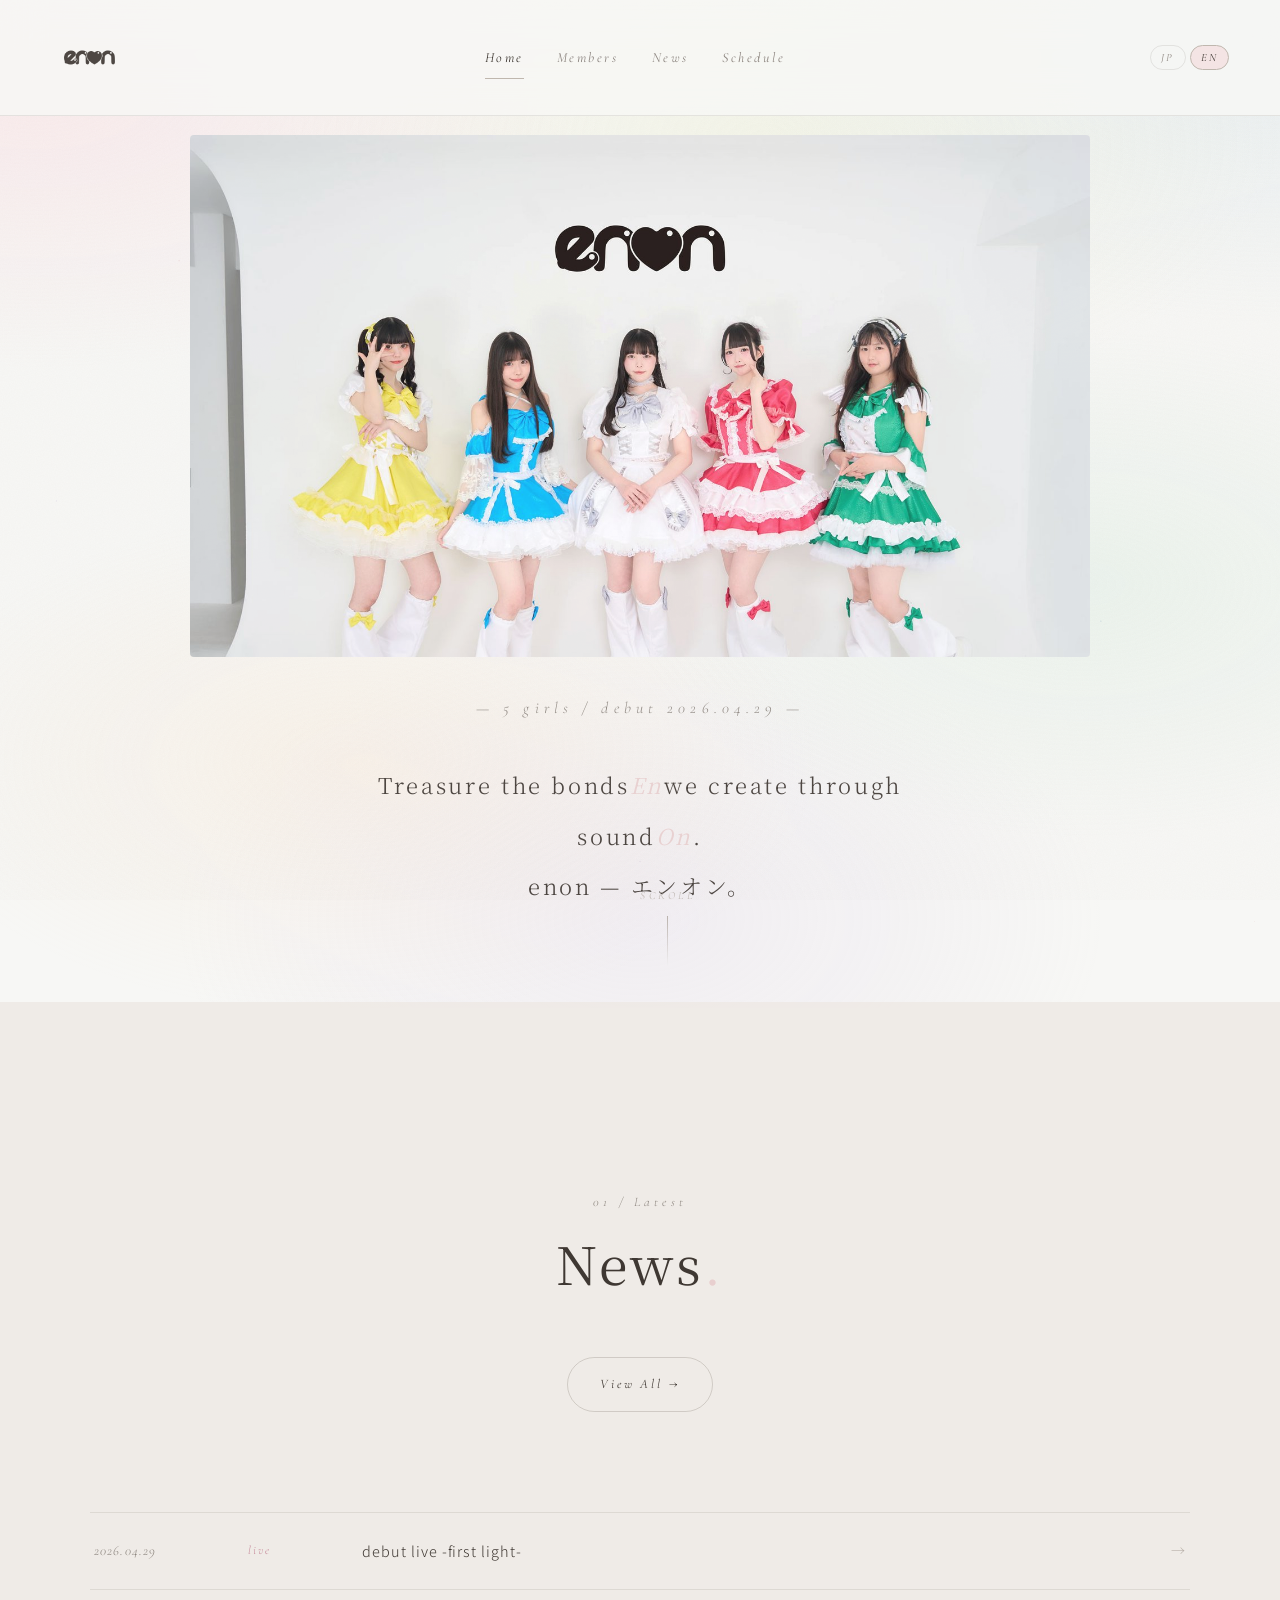
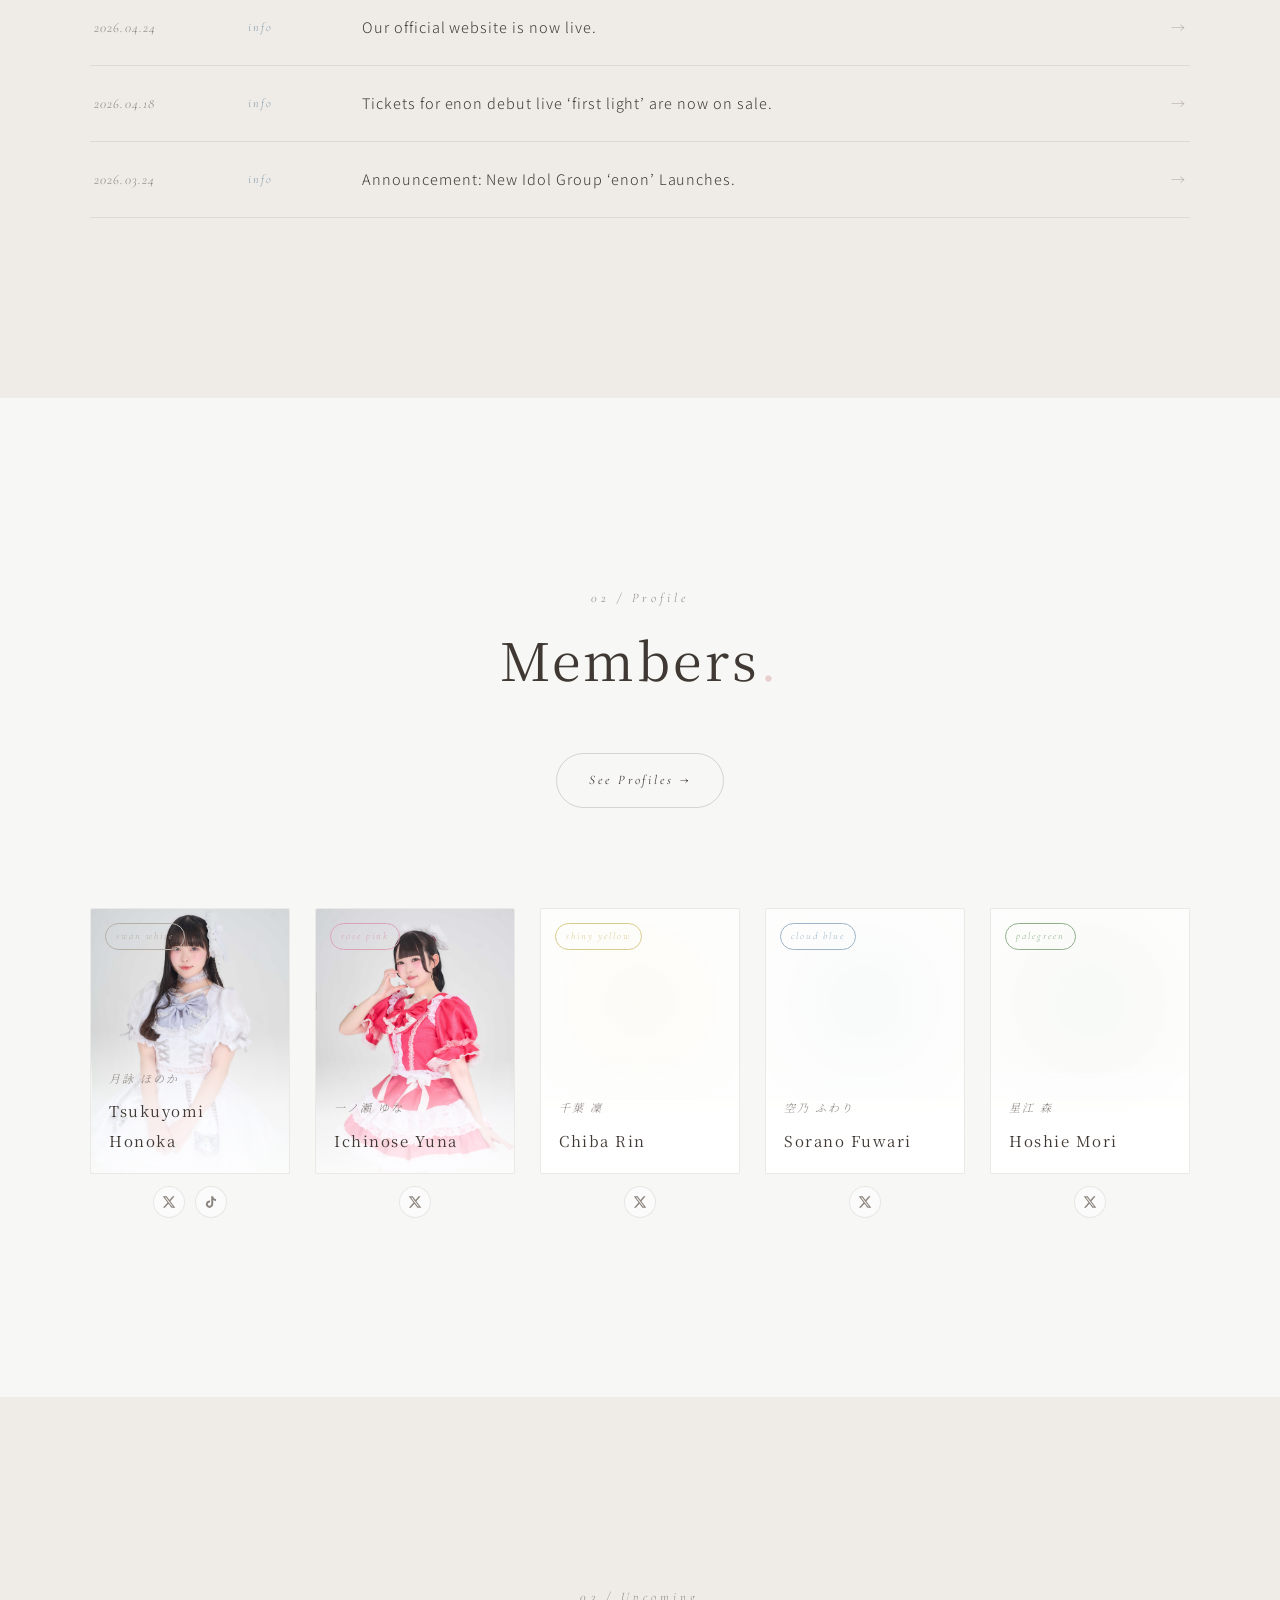
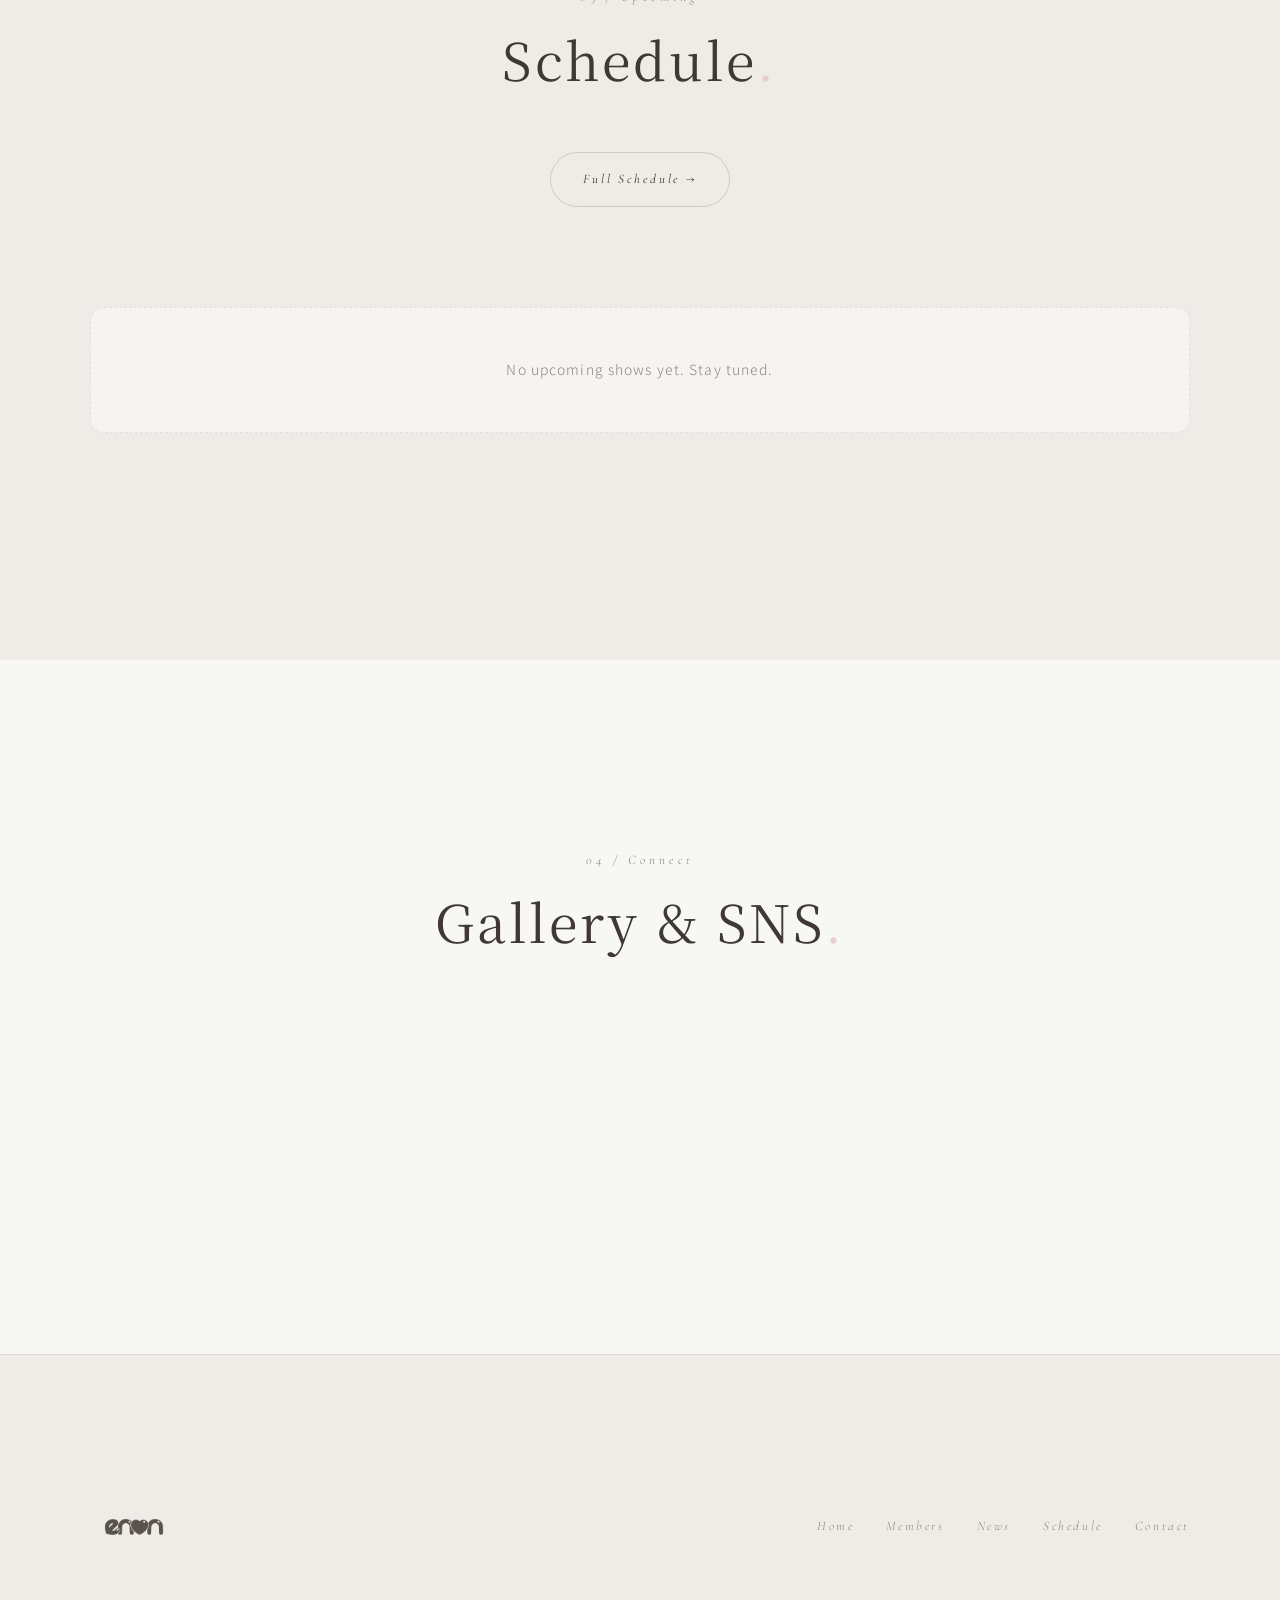
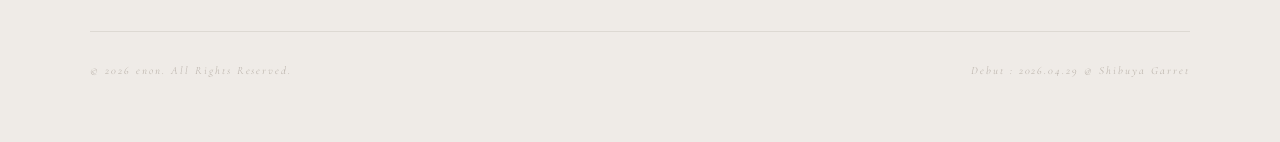
<file: index.html>
<!DOCTYPE html>
<html lang="ja">
<head>
<meta charset="UTF-8">
<meta name="viewport" content="width=device-width,initial-scale=1">
<title>enon | Official Website</title>
<meta name="description" content="5人組アイドルグループ enon（エンオン）公式サイト。On音楽を通じて、出会ったEn縁を大事にする。">
<link rel="canonical" href="https://enon-idol.com/">
<meta property="og:title" content="enon | Official Website">
<meta property="og:description" content="5人組アイドルグループ enon（エンオン）公式サイト。">
<meta property="og:type" content="website">
<meta property="og:url" content="https://enon-idol.com/">
<meta property="og:image" content="https://enon-idol.com/images/logo.png">
<meta name="twitter:card" content="summary_large_image">
<link rel="icon" type="image/png" sizes="32x32" href="images/favicon-32.png">
<link rel="icon" type="image/png" sizes="192x192" href="images/favicon-192.png">
<link rel="apple-touch-icon" href="images/apple-touch-icon.png">
<link rel="shortcut icon" href="images/favicon.png">
<link rel="stylesheet" href="css/style.css">
</head>
<body>

<header class="site-header">
  <a class="logo" href="index.html">
    <img src="images/logo.png" alt="enon" width="2000" height="2000" decoding="async">
  </a>
  <nav class="site-nav" id="nav">
    <a href="index.html" class="active">Home</a>
    <a href="members.html">Members</a>
    <a href="news.html">News</a>
    <a href="schedule.html">Schedule</a>
  </nav>
  <button class="menu-toggle" aria-label="menu">☰</button>
</header>

<!-- HERO -->
<section class="hero hero--photo">
  <picture class="hero__photo">
    <source media="(max-width:480px)"  srcset="images/hero-480.jpg">
    <source media="(max-width:768px)"  srcset="images/hero-768.jpg">
    <source media="(max-width:1024px)" srcset="images/hero-1024.jpg">
    <source media="(max-width:1600px)" srcset="images/hero-1600.jpg">
    <img src="images/hero.jpg" alt="enon" width="2400" height="1599" fetchpriority="high" decoding="async">
  </picture>
  <p class="hero__tagline" data-slot="tagline">— 5 girls / debut 2026.04.29 —</p>
  <p class="hero__concept" data-slot="concept">
    <span class="mark">On</span>音楽を通じて、出会った<span class="mark">En</span>縁を大事にする。<br>
    わたしたちは、enon（エンオン）です。
  </p>
  <div class="hero__scroll">SCROLL</div>
</section>

<!-- NEWS -->
<section class="section section--alt">
  <div class="section__inner">
    <div class="section__head">
      <div>
        <div class="section__label">01 / Latest</div>
        <h2 class="section__title">News<span class="dot">.</span></h2>
      </div>
      <a class="section__link" href="news.html">View All →</a>
    </div>
    <div class="news-list" data-slot="newsTop"></div>
  </div>
</section>

<!-- MEMBERS -->
<section class="section">
  <div class="section__inner">
    <div class="section__head">
      <div>
        <div class="section__label">02 / Profile</div>
        <h2 class="section__title">Members<span class="dot">.</span></h2>
      </div>
      <a class="section__link" href="members.html">See Profiles →</a>
    </div>
    <div class="member-grid" data-slot="memberGrid"></div>
  </div>
</section>

<!-- SCHEDULE preview -->
<section class="section section--alt">
  <div class="section__inner">
    <div class="section__head">
      <div>
        <div class="section__label">03 / Upcoming</div>
        <h2 class="section__title">Schedule<span class="dot">.</span></h2>
      </div>
      <a class="section__link" href="schedule.html">Full Schedule →</a>
    </div>
    <div class="schedule-list" data-slot="scheduleTop"></div>
    <div class="schedule-calendar" data-slot="scheduleCalendar"></div>
  </div>
</section>

<!-- GALLERY / SNS -->
<section class="section">
  <div class="section__inner">
    <div class="section__head">
      <div>
        <div class="section__label">04 / Connect</div>
        <h2 class="section__title">Gallery &amp; SNS<span class="dot">.</span></h2>
      </div>
    </div>
    <div class="gallery-grid" data-slot="gallery"></div>
    <div class="sns-bar" data-slot="sns"></div>
  </div>
</section>

<!-- FOOTER -->
<footer class="site-footer">
  <div class="site-footer__inner">
    <img class="site-footer__logo" src="images/logo.png" alt="enon" width="2000" height="2000" loading="lazy" decoding="async">
    <nav class="site-footer__links">
      <a href="index.html">Home</a>
      <a href="members.html">Members</a>
      <a href="news.html">News</a>
      <a href="schedule.html">Schedule</a>
      <a href="mailto:info@enon-idol.com?subject=enon%20%E3%81%B8%E3%81%AE%E3%81%8A%E5%95%8F%E5%90%88%E3%81%9B">Contact</a>
    </nav>
  </div>
  <div class="site-footer__bottom">
    <span data-slot="copyright">© 2026 enon. All Rights Reserved.</span>
    <span data-slot="debutLine">Debut : 2026.04.29 @ Shibuya Garret</span>
  </div>
</footer>

<script src="js/site.js"></script>
</body>
</html>
</file>
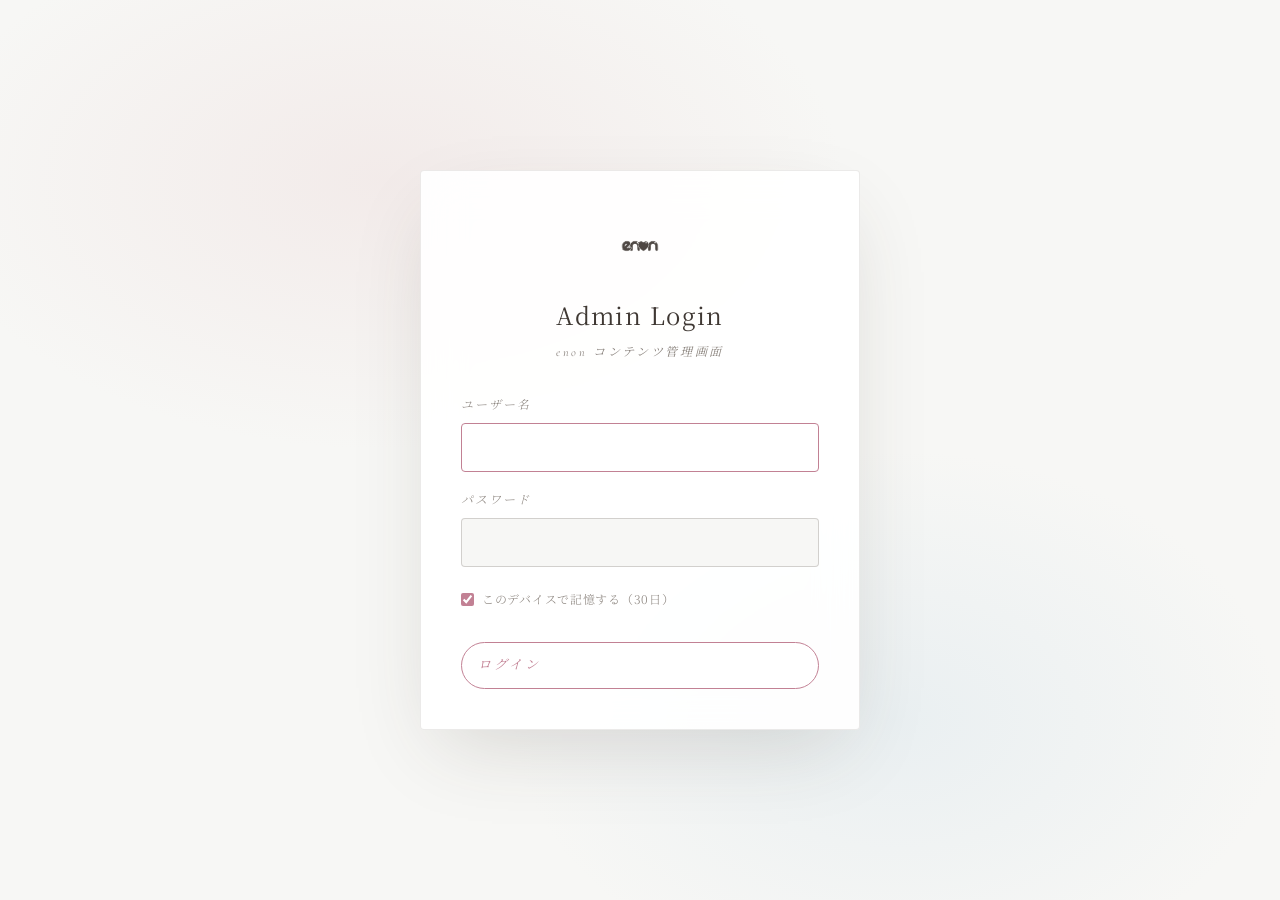
<file: admin/index.html>
<!DOCTYPE html>
<html lang="ja">
<head>
<meta charset="UTF-8">
<meta name="viewport" content="width=device-width,initial-scale=1">
<title>enon Admin | コンテンツ管理</title>
<meta name="robots" content="noindex,nofollow">
<link rel="icon" type="image/png" href="../images/favicon.png">
<link rel="stylesheet" href="admin.css">
</head>
<body class="a-locked">

<!-- LOGIN GATE -->
<div class="a-login" id="loginGate">
  <div class="a-login__card">
    <img src="../images/logo.png" alt="enon" class="a-login__logo">
    <h1 class="a-login__title">Admin Login</h1>
    <p class="a-login__sub">enon コンテンツ管理画面</p>
    <form id="loginForm" autocomplete="off">
      <label class="a-field">
        <span>ユーザー名</span>
        <input type="text" id="loginUser" autocomplete="username" required>
      </label>
      <label class="a-field">
        <span>パスワード</span>
        <input type="password" id="loginPass" autocomplete="current-password" required>
      </label>
      <label class="a-login__remember">
        <input type="checkbox" id="loginRemember" checked>
        <span>このデバイスで記憶する（30日）</span>
      </label>
      <div class="a-login__error" id="loginError" hidden></div>
      <button type="submit" class="a-btn a-btn--primary a-login__submit">ログイン</button>
    </form>
  </div>
</div>

<header class="a-header">
  <div class="a-header__brand">
    <img src="../images/logo.png" alt="enon" class="a-header__logo">
    <div>
      <div class="a-header__title">Admin</div>
      <div class="a-header__sub">コンテンツ管理画面</div>
    </div>
  </div>
  <div class="a-header__actions">
    <a class="a-btn a-btn--ghost" id="viewSiteBtn" href="../" target="_blank" rel="noopener" title="公開中のサイトを別タブで開く">🌐 サイトを見る</a>
    <button class="a-btn a-btn--ghost" id="loadFromFileBtn" title="公開中のcontent.jsonに戻す">再読み込み</button>
    <button class="a-btn a-btn--ghost" id="importBtn" title="JSONファイルを読み込む">JSON読み込み</button>
    <button class="a-btn a-btn--ghost" id="previewBtn">プレビュー</button>
    <button class="a-btn a-btn--ghost" id="downloadBtn" title="content.jsonをダウンロード">ダウンロード</button>
    <button class="a-btn a-btn--primary" id="publishBtn">🚀 サイトに公開</button>
    <button class="a-btn a-btn--ghost" id="logoutBtn" title="ログアウト">ログアウト</button>
    <input type="file" id="importFile" accept=".json,application/json" hidden>
  </div>
</header>

<div class="a-status" id="status"></div>

<nav class="a-tabs">
  <button class="a-tab active" data-tab="group">グループ設定</button>
  <button class="a-tab" data-tab="members">Members</button>
  <button class="a-tab" data-tab="news">News</button>
  <button class="a-tab" data-tab="schedule">Schedule</button>
  <button class="a-tab" data-tab="gallery">Gallery</button>
  <button class="a-tab" data-tab="sns">SNS</button>
  <button class="a-tab" data-tab="settings">⚙ 接続設定</button>
</nav>

<main class="a-main">

  <!-- GROUP -->
  <section class="a-pane active" data-pane="group">
    <h2 class="a-pane__title">グループ設定</h2>
    <p class="a-pane__desc">サイト全体で使われる基本情報です。</p>
    <div class="a-grid">
      <label class="a-field">
        <span>グループ名</span>
        <input type="text" data-group="name">
      </label>
      <label class="a-field">
        <span>読み方 (JP)</span>
        <input type="text" data-group="reading">
      </label>
      <label class="a-field">
        <span>Reading (EN)</span>
        <input type="text" data-group="reading_en">
      </label>
      <label class="a-field a-field--wide">
        <span>タグライン (JP)</span>
        <input type="text" data-group="tagline">
      </label>
      <label class="a-field a-field--wide">
        <span>Tagline (EN)</span>
        <input type="text" data-group="tagline_en">
      </label>
      <label class="a-field a-field--wide">
        <span>コンセプト 1行目 (JP / HTMLタグ使用可)</span>
        <input type="text" data-group="conceptLine1">
      </label>
      <label class="a-field a-field--wide">
        <span>Concept Line 1 (EN / HTML allowed)</span>
        <input type="text" data-group="conceptLine1_en">
      </label>
      <label class="a-field a-field--wide">
        <span>コンセプト 2行目 (JP)</span>
        <input type="text" data-group="conceptLine2">
      </label>
      <label class="a-field a-field--wide">
        <span>Concept Line 2 (EN)</span>
        <input type="text" data-group="conceptLine2_en">
      </label>
      <label class="a-field">
        <span>コピーライト</span>
        <input type="text" data-group="copyright">
      </label>
      <label class="a-field">
        <span>デビュー情報（フッター右）</span>
        <input type="text" data-group="debutLine">
      </label>
    </div>
  </section>

  <!-- MEMBERS -->
  <section class="a-pane" data-pane="members">
    <div class="a-pane__head">
      <div>
        <h2 class="a-pane__title">Members</h2>
        <p class="a-pane__desc">メンバー情報の追加・編集・並び替え・削除。</p>
      </div>
      <button class="a-btn a-btn--primary" id="addMemberBtn">＋ メンバー追加</button>
    </div>
    <div class="a-list" id="membersList"></div>
  </section>

  <!-- NEWS -->
  <section class="a-pane" data-pane="news">
    <div class="a-pane__head">
      <div>
        <h2 class="a-pane__title">News</h2>
        <p class="a-pane__desc">お知らせ一覧。日付の新しい順に自動でソートされ、サイトでも同じ順で表示されます。</p>
      </div>
      <button class="a-btn a-btn--primary" id="addNewsBtn">＋ ニュース追加</button>
    </div>
    <div class="a-list" id="newsList"></div>
  </section>

  <!-- SCHEDULE -->
  <section class="a-pane" data-pane="schedule">
    <div class="a-pane__head">
      <div>
        <h2 class="a-pane__title">Schedule</h2>
        <p class="a-pane__desc">ライブ・イベント・メディア出演情報。<br>
        開催日の<strong>新しい順（未来→過去）</strong>で自動的に並び替わります。終了したイベントには「終了」バッジが付きます。</p>
      </div>
      <button class="a-btn a-btn--primary" id="addScheduleBtn">＋ スケジュール追加</button>
    </div>
    <div class="a-list" id="scheduleList"></div>
  </section>

  <!-- GALLERY -->
  <section class="a-pane" data-pane="gallery">
    <div class="a-pane__head">
      <div>
        <h2 class="a-pane__title">Gallery</h2>
        <p class="a-pane__desc">ギャラリーセルのラベルと背景カラー（c1〜c8）。</p>
      </div>
      <button class="a-btn a-btn--primary" id="addGalleryBtn">＋ ギャラリー追加</button>
    </div>
    <div class="a-list" id="galleryList"></div>
  </section>

  <!-- SNS -->
  <section class="a-pane" data-pane="sns">
    <div class="a-pane__head">
      <div>
        <h2 class="a-pane__title">SNS リンク</h2>
        <p class="a-pane__desc">トップページ下部のSNSボタンのリンクとラベル。</p>
      </div>
      <button class="a-btn a-btn--primary" id="addSnsBtn">＋ SNS追加</button>
    </div>
    <div class="a-list" id="snsList"></div>
  </section>

  <!-- SETTINGS -->
  <section class="a-pane" data-pane="settings">
    <h2 class="a-pane__title">⚙ GitHub 接続設定</h2>
    <p class="a-pane__desc">「🚀 サイトに公開」ボタンで、編集内容を直接GitHubにコミットするための設定です。Tokenはこのブラウザ内にのみ保存され、外部には送信されません。</p>

    <div class="a-grid" style="margin-bottom:20px">
      <label class="a-field">
        <span>GitHub Username</span>
        <input type="text" id="gh-owner" placeholder="yamada41122">
      </label>
      <label class="a-field">
        <span>Repository Name</span>
        <input type="text" id="gh-repo" placeholder="enon_web">
      </label>
      <label class="a-field">
        <span>Branch</span>
        <input type="text" id="gh-branch" placeholder="main">
      </label>
      <label class="a-field">
        <span>Personal Access Token (PAT)</span>
        <input type="password" id="gh-token" placeholder="github_pat_... または ghp_..." autocomplete="off">
      </label>
      <div class="a-field a-field--wide" style="flex-direction:row;gap:10px;align-items:center;flex-wrap:wrap">
        <button class="a-btn a-btn--primary" id="saveSettingsBtn">設定を保存</button>
        <button class="a-btn a-btn--ghost" id="testConnBtn">接続テスト</button>
        <button class="a-btn a-btn--danger" id="clearTokenBtn">Tokenを削除</button>
        <label style="display:inline-flex;gap:6px;align-items:center;font-size:12px;color:var(--a-text-dim)">
          <input type="checkbox" id="gh-showToken"> Tokenを表示
        </label>
      </div>
    </div>

    <div style="background:var(--a-panel);border:1px solid var(--a-line);border-radius:10px;padding:22px;line-height:1.9">
      <h3 style="font-family:'Unbounded',sans-serif;font-size:14px;letter-spacing:.15em;margin-bottom:12px;color:var(--a-accent)">📘 Personal Access Tokenの作成手順</h3>
      <ol style="padding-left:20px;color:var(--a-text-dim);font-size:13px">
        <li><a href="https://github.com/settings/personal-access-tokens/new" target="_blank" rel="noopener">Fine-grained Personal Access Token 発行ページ</a>を開く</li>
        <li><strong>Token name</strong>: <code>enon-admin</code> など</li>
        <li><strong>Expiration</strong>: 90日など任意</li>
        <li><strong>Repository access</strong>: <code>Only select repositories</code> → <code>enon_web</code> を選択</li>
        <li><strong>Permissions</strong> → <strong>Repository permissions</strong> で <code>Contents</code> を <code>Read and write</code> に設定</li>
        <li><strong>Generate token</strong> → 表示された <code>github_pat_...</code> をコピーして上の欄に貼り付け</li>
        <li>「設定を保存」→「接続テスト」で確認</li>
      </ol>
      <p style="margin-top:14px;font-size:12px;color:var(--a-text-dim)">
        <strong>🔒 セキュリティ:</strong> Tokenはお使いのブラウザのlocalStorageにのみ保存されます。他人と共有しているPCでは使用後に「Tokenを削除」を押してください。
      </p>
    </div>
  </section>

</main>

<footer class="a-footer">
  <div class="a-footer__hint">
    <strong>使い方:</strong> 編集内容は自動で保存（ブラウザ内）されます。
    <span class="a-kbd">🚀 サイトに公開</span> ボタンで直接GitHubにコミット → 数十秒〜数分で本番サイトに反映されます。
    ダウンロード/アップロード方式でもOKです。
  </div>
</footer>

<script src="admin.js"></script>
</body>
</html>
</file>
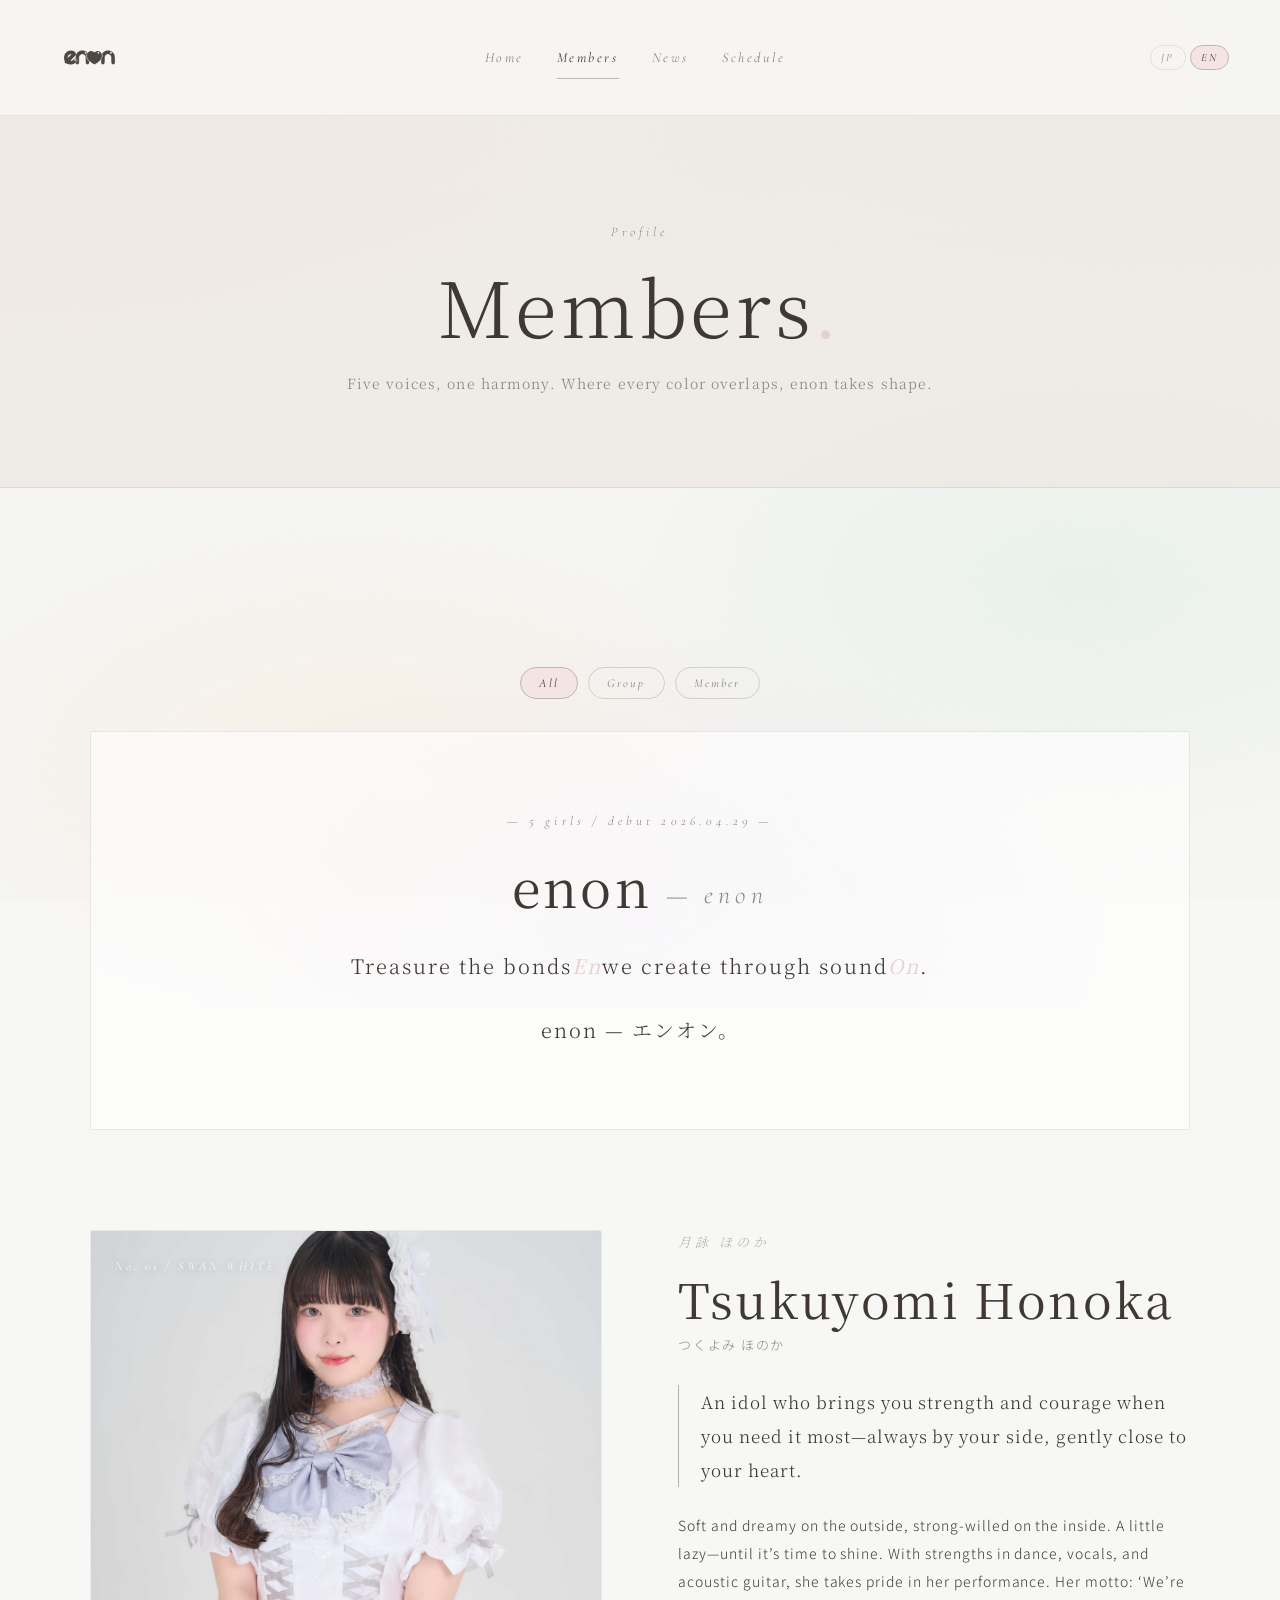
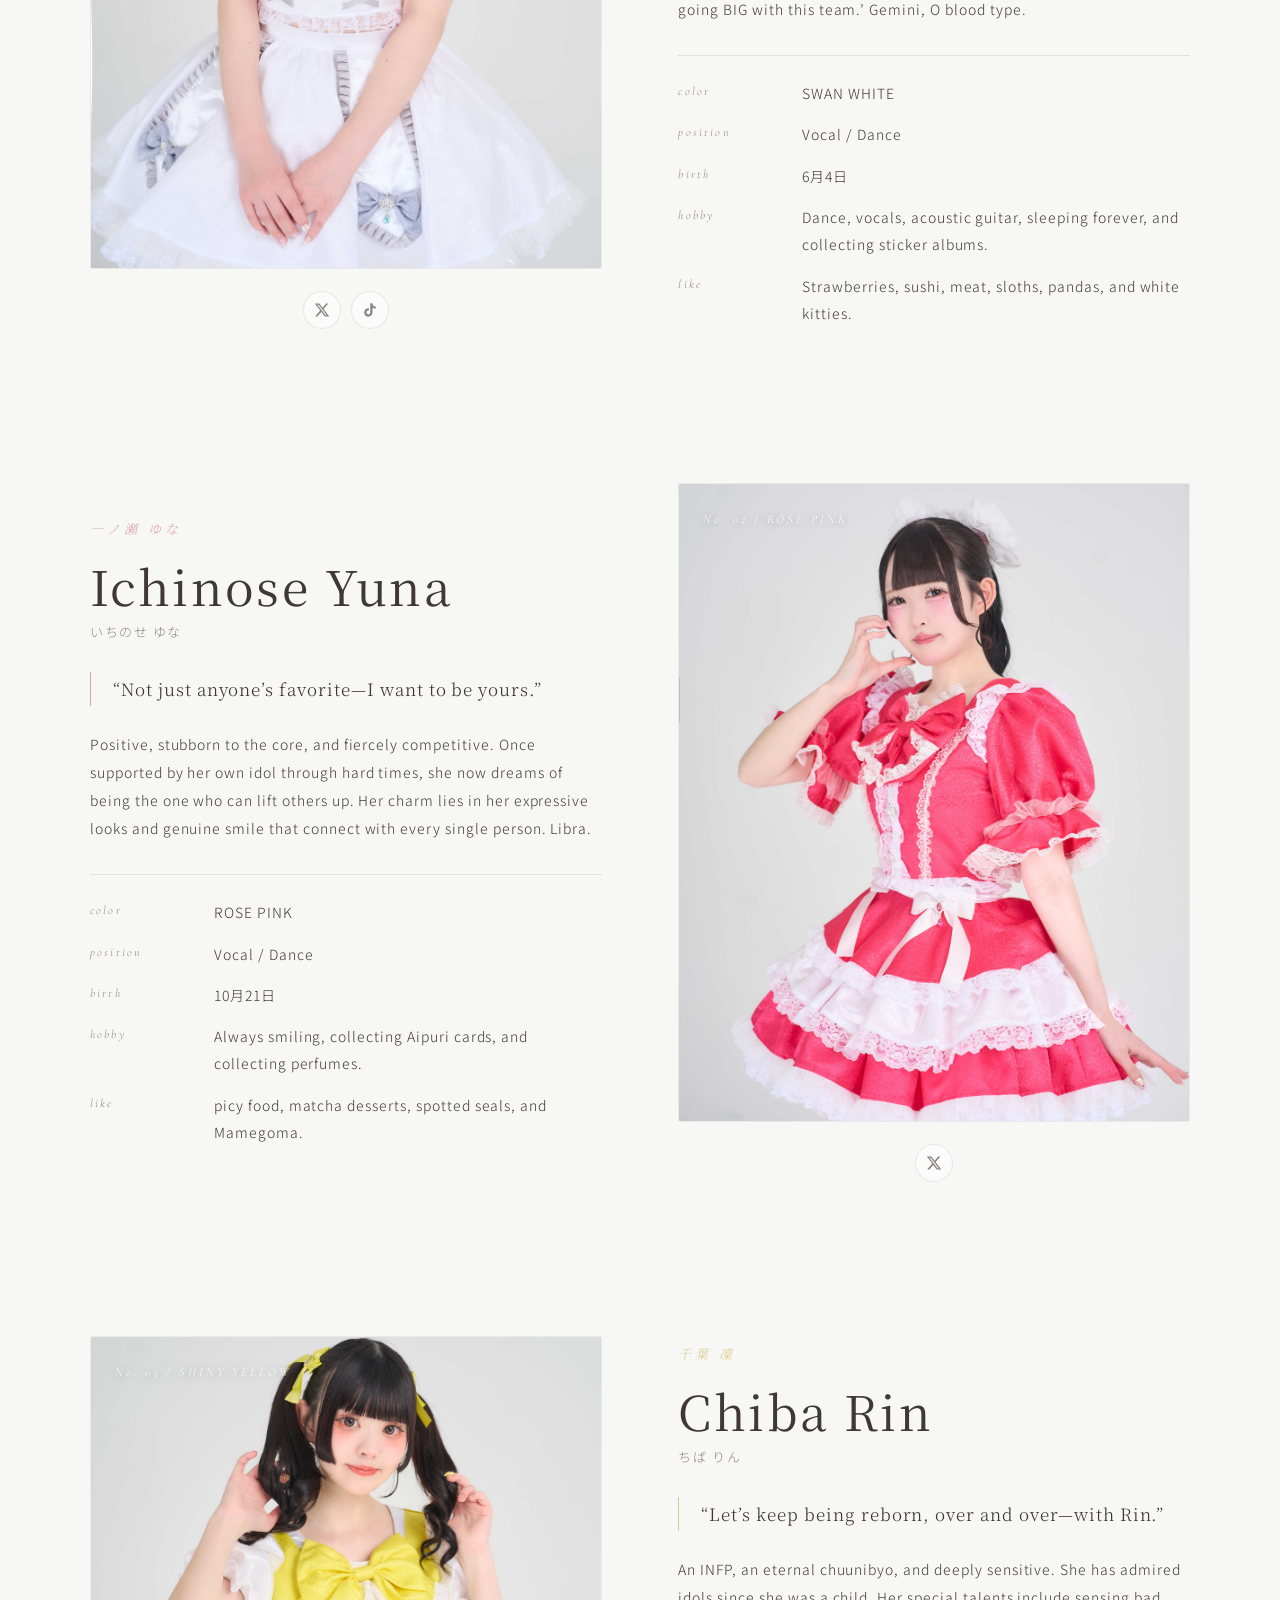
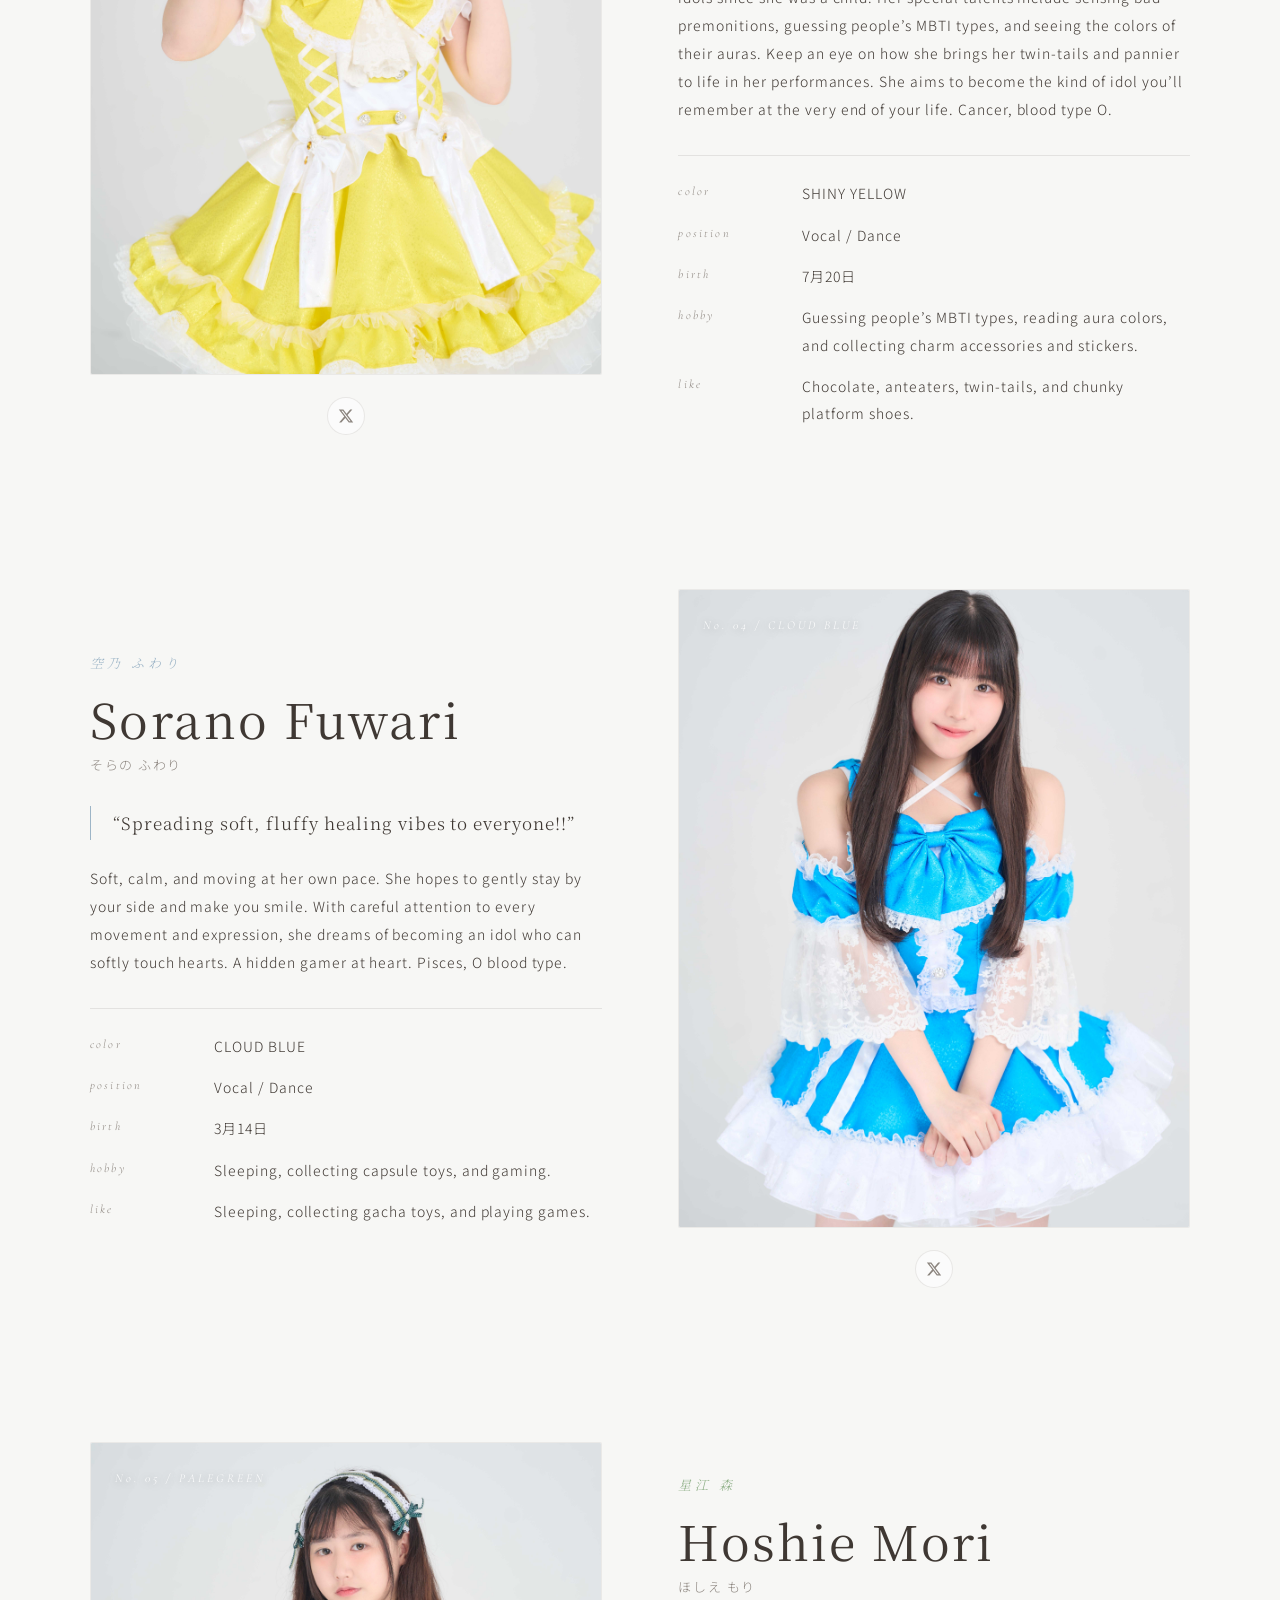
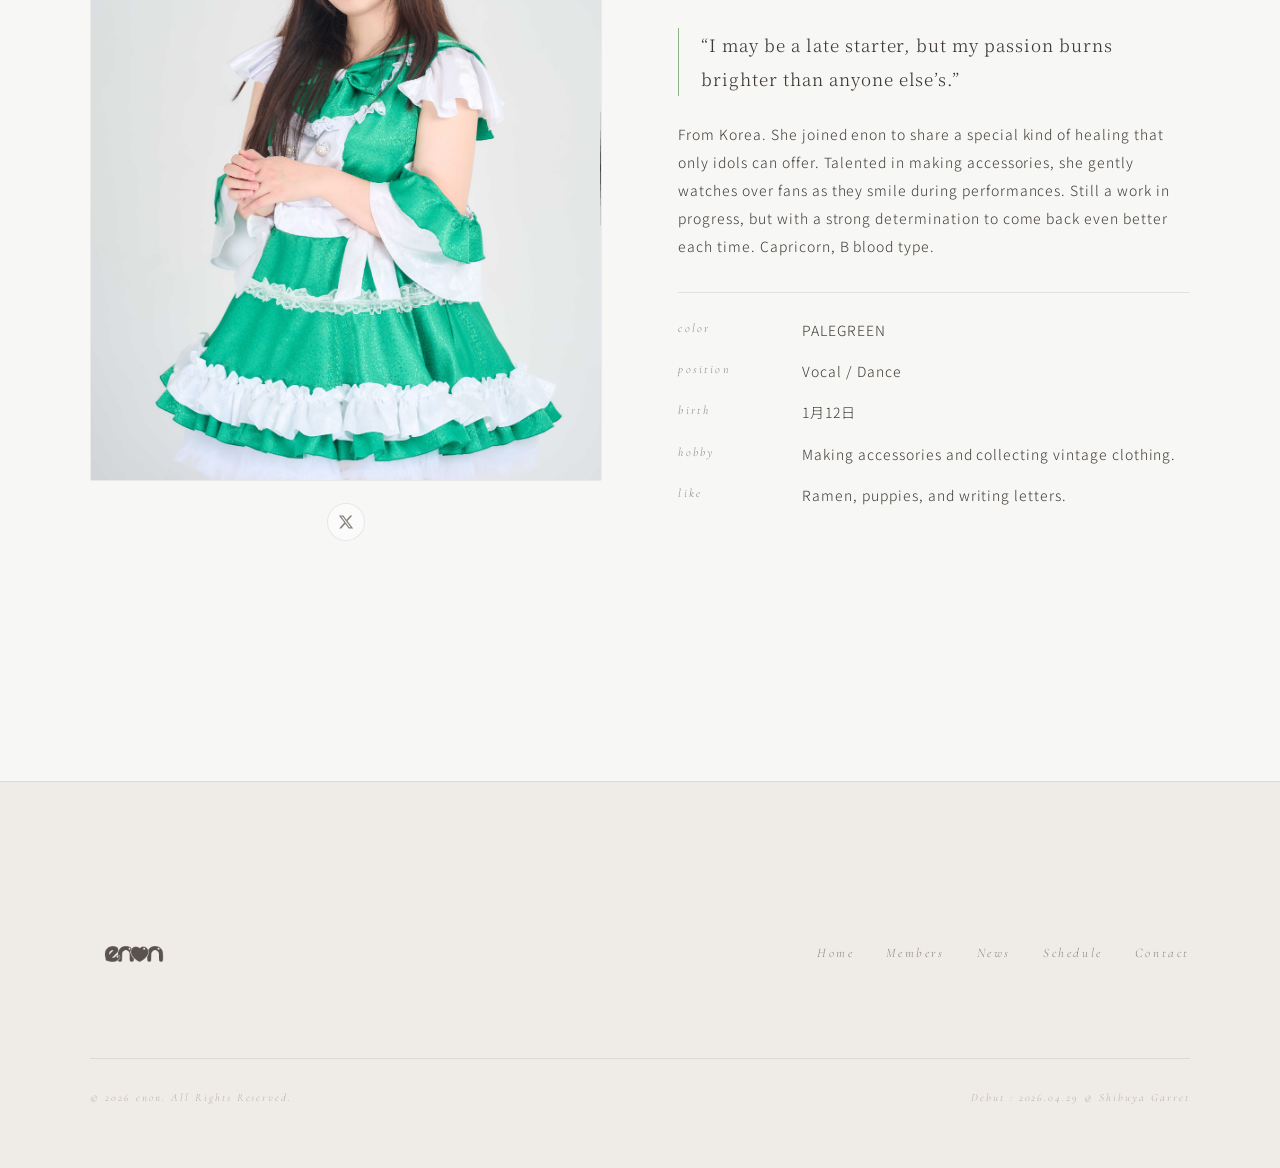
<file: members.html>
<!DOCTYPE html>
<html lang="ja">
<head>
<meta charset="UTF-8">
<meta name="viewport" content="width=device-width,initial-scale=1">
<title>Members | enon Official</title>
<meta name="description" content="enon（エンオン）メンバー紹介。月詠ほのか、星江森、空乃ふわり、一ノ瀬ゆな、千葉凜。">
<link rel="canonical" href="https://enon-idol.com/members.html">
<meta property="og:title" content="Members | enon Official">
<meta property="og:url" content="https://enon-idol.com/members.html">
<meta property="og:image" content="https://enon-idol.com/images/logo.png">
<link rel="icon" type="image/png" sizes="32x32" href="images/favicon-32.png">
<link rel="icon" type="image/png" sizes="192x192" href="images/favicon-192.png">
<link rel="apple-touch-icon" href="images/apple-touch-icon.png">
<link rel="shortcut icon" href="images/favicon.png">
<link rel="stylesheet" href="css/style.css">
</head>
<body>

<header class="site-header">
  <a class="logo" href="index.html"><img src="images/logo.png" alt="enon" width="2000" height="2000" decoding="async"></a>
  <nav class="site-nav" id="nav">
    <a href="index.html">Home</a>
    <a href="members.html" class="active">Members</a>
    <a href="news.html">News</a>
    <a href="schedule.html">Schedule</a>
  </nav>
  <button class="menu-toggle" aria-label="menu">☰</button>
</header>

<section class="pagehead">
  <div class="pagehead__inner">
    <div class="pagehead__kicker">Profile</div>
    <h1 class="pagehead__title">Members<span class="dot">.</span></h1>
    <p class="pagehead__sub">5人で奏でる、ひとつの音。それぞれのカラーが重なって、enonのハーモニーが生まれる。</p>
  </div>
</section>

<section class="section">
  <div class="section__inner">
    <div data-slot="artistFilter"></div>
    <div class="group-section" data-slot="groupSection"></div>
    <div class="members-stack" data-slot="memberDetails"></div>
  </div>
</section>

<footer class="site-footer">
  <div class="site-footer__inner">
    <img class="site-footer__logo" src="images/logo.png" alt="enon" width="2000" height="2000" loading="lazy" decoding="async">
    <nav class="site-footer__links">
      <a href="index.html">Home</a>
      <a href="members.html">Members</a>
      <a href="news.html">News</a>
      <a href="schedule.html">Schedule</a>
      <a href="mailto:info@enon-idol.com?subject=enon%20%E3%81%B8%E3%81%AE%E3%81%8A%E5%95%8F%E5%90%88%E3%81%9B">Contact</a>
    </nav>
  </div>
  <div class="site-footer__bottom">
    <span data-slot="copyright">© 2026 enon. All Rights Reserved.</span>
    <span data-slot="debutLine">Debut : 2026.04.29 @ Shibuya Garret</span>
  </div>
</footer>

<script src="js/site.js"></script>
</body>
</html>
</file>
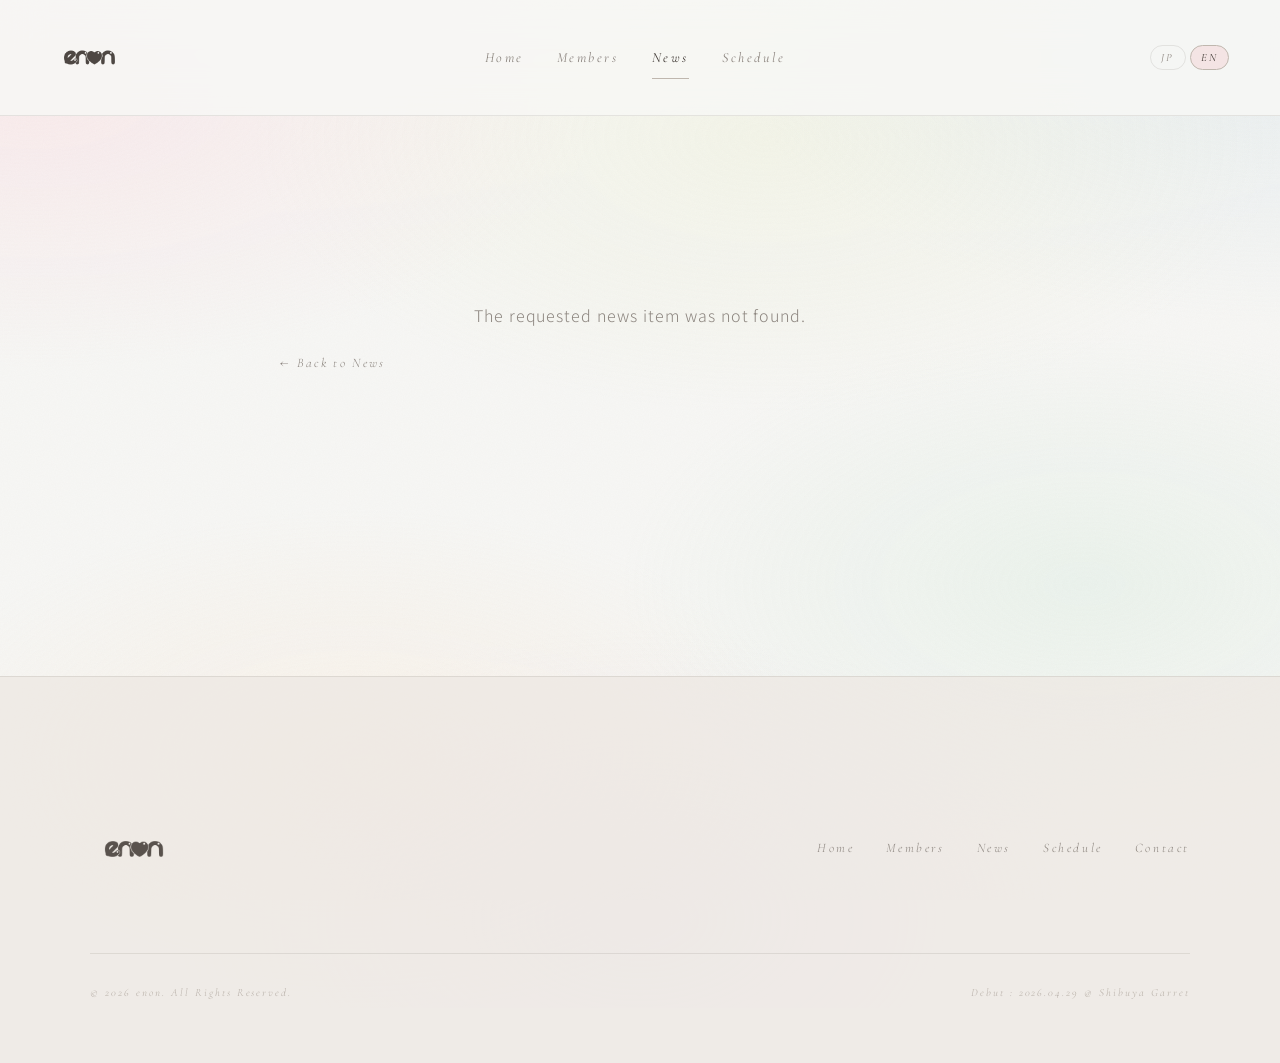
<file: news-detail.html>
<!DOCTYPE html>
<html lang="ja">
<head>
<meta charset="UTF-8">
<meta name="viewport" content="width=device-width,initial-scale=1">
<title>News | enon Official</title>
<meta name="description" content="enon（エンオン）からのお知らせ詳細。">
<link rel="canonical" href="https://enon-idol.com/news.html">
<link rel="icon" type="image/png" sizes="32x32" href="images/favicon-32.png">
<link rel="icon" type="image/png" sizes="192x192" href="images/favicon-192.png">
<link rel="apple-touch-icon" href="images/apple-touch-icon.png">
<link rel="shortcut icon" href="images/favicon.png">
<link rel="stylesheet" href="css/style.css">
</head>
<body>

<header class="site-header">
  <a class="logo" href="index.html"><img src="images/logo.png" alt="enon" width="2000" height="2000" decoding="async"></a>
  <nav class="site-nav" id="nav">
    <a href="index.html">Home</a>
    <a href="members.html">Members</a>
    <a href="news.html" class="active">News</a>
    <a href="schedule.html">Schedule</a>
  </nav>
  <button class="menu-toggle" aria-label="menu">☰</button>
</header>

<section class="section" style="padding-top:clamp(170px, 20vw, 240px)">
  <div class="section__inner" style="max-width:1080px">
    <div data-slot="newsDetail">
      <p style="color:var(--text-dim);text-align:center;padding:40px">読み込み中...</p>
    </div>
  </div>
</section>

<footer class="site-footer">
  <div class="site-footer__inner">
    <img class="site-footer__logo" src="images/logo.png" alt="enon" width="2000" height="2000" loading="lazy" decoding="async">
    <nav class="site-footer__links">
      <a href="index.html">Home</a>
      <a href="members.html">Members</a>
      <a href="news.html">News</a>
      <a href="schedule.html">Schedule</a>
      <a href="mailto:info@enon-idol.com?subject=enon%20%E3%81%B8%E3%81%AE%E3%81%8A%E5%95%8F%E5%90%88%E3%81%9B">Contact</a>
    </nav>
  </div>
  <div class="site-footer__bottom">
    <span data-slot="copyright">© 2026 enon. All Rights Reserved.</span>
    <span data-slot="debutLine">Debut : 2026.04.29 @ Shibuya Garret</span>
  </div>
</footer>

<script src="js/site.js"></script>
</body>
</html>
</file>
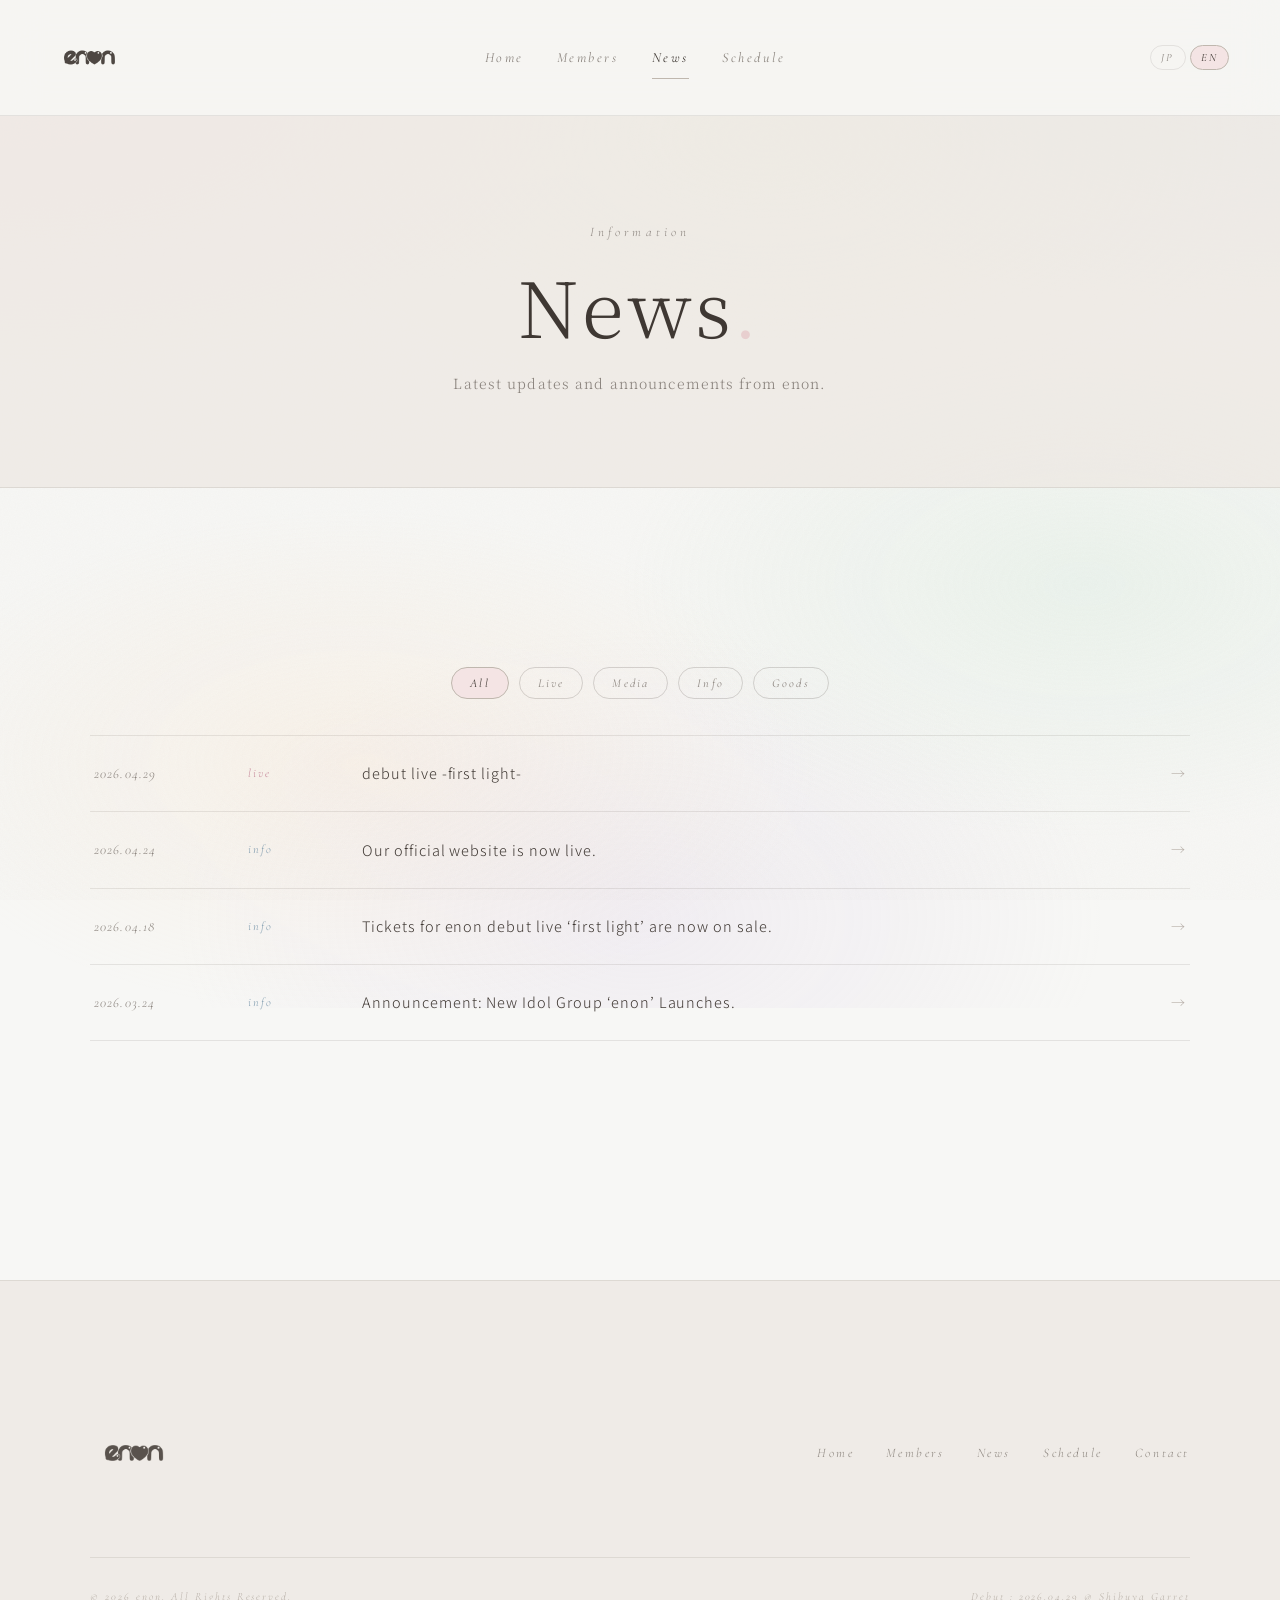
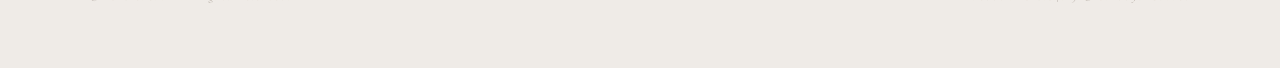
<file: news.html>
<!DOCTYPE html>
<html lang="ja">
<head>
<meta charset="UTF-8">
<meta name="viewport" content="width=device-width,initial-scale=1">
<title>News | enon Official</title>
<meta name="description" content="enon（エンオン）からのお知らせ・最新情報一覧。">
<link rel="canonical" href="https://enon-idol.com/news.html">
<meta property="og:title" content="News | enon Official">
<meta property="og:url" content="https://enon-idol.com/news.html">
<meta property="og:image" content="https://enon-idol.com/images/logo.png">
<link rel="icon" type="image/png" sizes="32x32" href="images/favicon-32.png">
<link rel="icon" type="image/png" sizes="192x192" href="images/favicon-192.png">
<link rel="apple-touch-icon" href="images/apple-touch-icon.png">
<link rel="shortcut icon" href="images/favicon.png">
<link rel="stylesheet" href="css/style.css">
</head>
<body>

<header class="site-header">
  <a class="logo" href="index.html"><img src="images/logo.png" alt="enon" width="2000" height="2000" decoding="async"></a>
  <nav class="site-nav" id="nav">
    <a href="index.html">Home</a>
    <a href="members.html">Members</a>
    <a href="news.html" class="active">News</a>
    <a href="schedule.html">Schedule</a>
  </nav>
  <button class="menu-toggle" aria-label="menu">☰</button>
</header>

<section class="pagehead">
  <div class="pagehead__inner">
    <div class="pagehead__kicker">Information</div>
    <h1 class="pagehead__title">News<span class="dot">.</span></h1>
    <p class="pagehead__sub">enonからのお知らせと最新情報を発信しています。</p>
  </div>
</section>

<section class="section">
  <div class="section__inner">

    <div class="filter-row" id="filter">
      <button class="filter-chip active" data-filter="all">All</button>
      <button class="filter-chip" data-filter="live">Live</button>
      <button class="filter-chip" data-filter="media">Media</button>
      <button class="filter-chip" data-filter="info">Info</button>
      <button class="filter-chip" data-filter="goods">Goods</button>
    </div>

    <div class="news-list" id="newslist" data-slot="newsFull"></div>

  </div>
</section>

<footer class="site-footer">
  <div class="site-footer__inner">
    <img class="site-footer__logo" src="images/logo.png" alt="enon" width="2000" height="2000" loading="lazy" decoding="async">
    <nav class="site-footer__links">
      <a href="index.html">Home</a>
      <a href="members.html">Members</a>
      <a href="news.html">News</a>
      <a href="schedule.html">Schedule</a>
      <a href="mailto:info@enon-idol.com?subject=enon%20%E3%81%B8%E3%81%AE%E3%81%8A%E5%95%8F%E5%90%88%E3%81%9B">Contact</a>
    </nav>
  </div>
  <div class="site-footer__bottom">
    <span data-slot="copyright">© 2026 enon. All Rights Reserved.</span>
    <span data-slot="debutLine">Debut : 2026.04.29 @ Shibuya Garret</span>
  </div>
</footer>

<script src="js/site.js"></script>
</body>
</html>
</file>
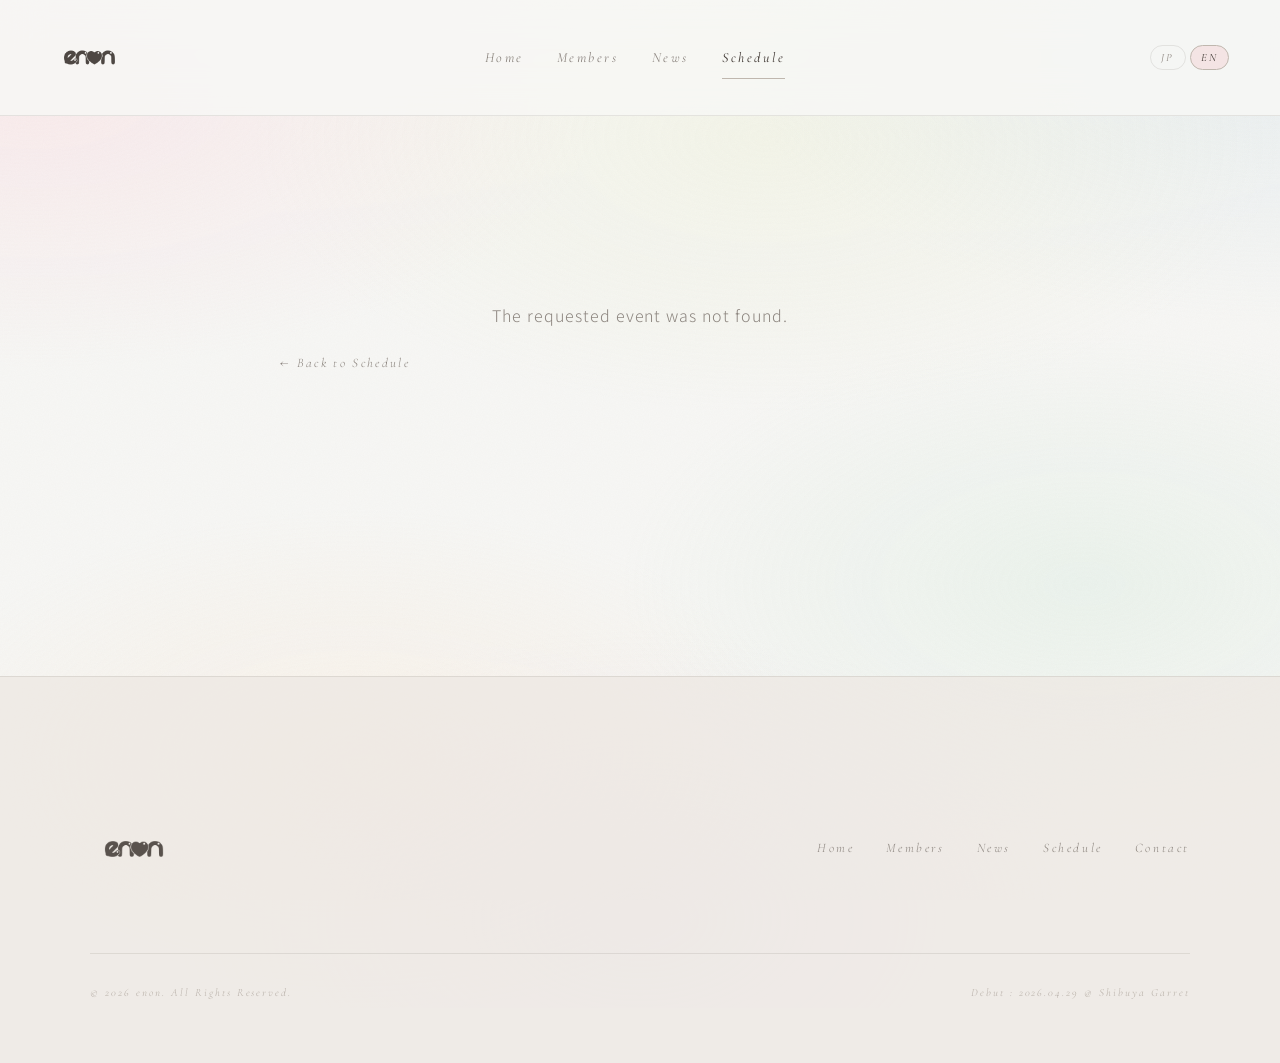
<file: schedule-detail.html>
<!DOCTYPE html>
<html lang="ja">
<head>
<meta charset="UTF-8">
<meta name="viewport" content="width=device-width,initial-scale=1">
<title>Schedule | enon Official</title>
<meta name="description" content="enon（エンオン）のライブ・イベント詳細。">
<link rel="canonical" href="https://enon-idol.com/schedule.html">
<link rel="icon" type="image/png" sizes="32x32" href="images/favicon-32.png">
<link rel="icon" type="image/png" sizes="192x192" href="images/favicon-192.png">
<link rel="apple-touch-icon" href="images/apple-touch-icon.png">
<link rel="shortcut icon" href="images/favicon.png">
<link rel="stylesheet" href="css/style.css">
</head>
<body>

<header class="site-header">
  <a class="logo" href="index.html"><img src="images/logo.png" alt="enon" width="2000" height="2000" decoding="async"></a>
  <nav class="site-nav" id="nav">
    <a href="index.html">Home</a>
    <a href="members.html">Members</a>
    <a href="news.html">News</a>
    <a href="schedule.html" class="active">Schedule</a>
  </nav>
  <button class="menu-toggle" aria-label="menu">☰</button>
</header>

<section class="section" style="padding-top:clamp(170px, 20vw, 240px)">
  <div class="section__inner" style="max-width:1080px">
    <div data-slot="scheduleDetail">
      <p style="color:var(--text-dim);text-align:center;padding:40px">読み込み中...</p>
    </div>
  </div>
</section>

<footer class="site-footer">
  <div class="site-footer__inner">
    <img class="site-footer__logo" src="images/logo.png" alt="enon" width="2000" height="2000" loading="lazy" decoding="async">
    <nav class="site-footer__links">
      <a href="index.html">Home</a>
      <a href="members.html">Members</a>
      <a href="news.html">News</a>
      <a href="schedule.html">Schedule</a>
      <a href="mailto:info@enon-idol.com?subject=enon%20%E3%81%B8%E3%81%AE%E3%81%8A%E5%95%8F%E5%90%88%E3%81%9B">Contact</a>
    </nav>
  </div>
  <div class="site-footer__bottom">
    <span data-slot="copyright">© 2026 enon. All Rights Reserved.</span>
    <span data-slot="debutLine">Debut : 2026.04.29 @ Shibuya Garret</span>
  </div>
</footer>

<script src="js/site.js"></script>
</body>
</html>
</file>
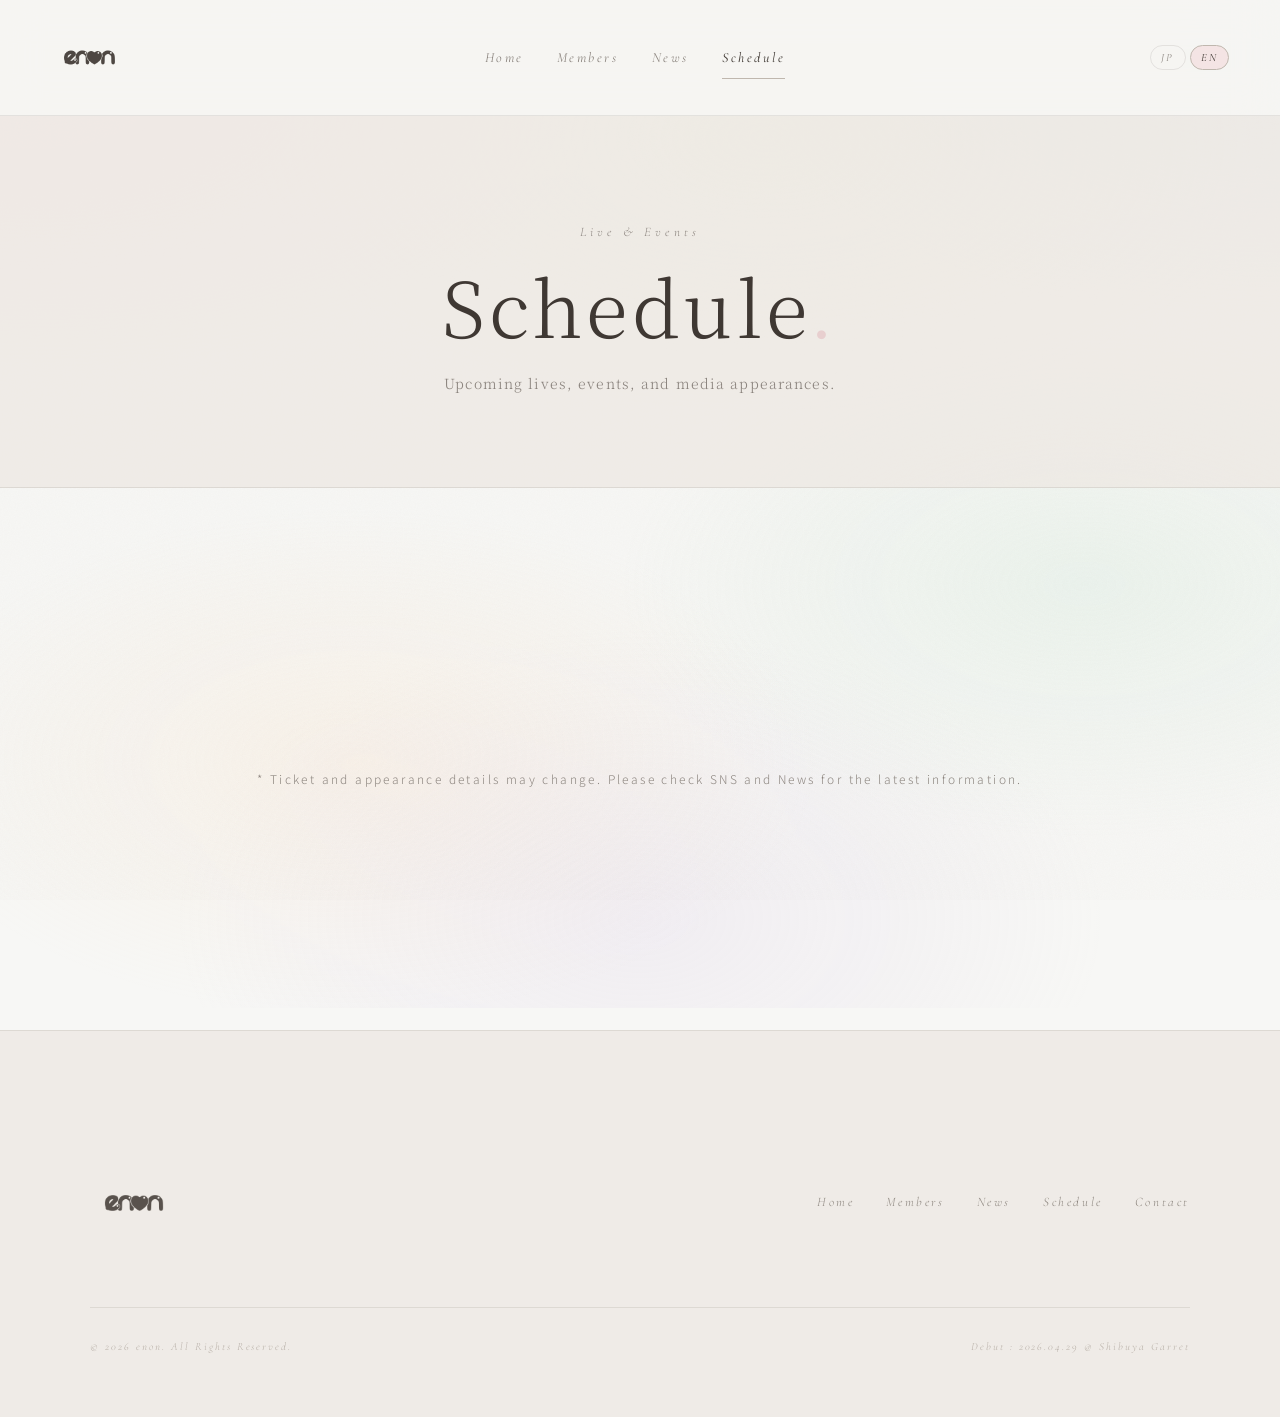
<file: schedule.html>
<!DOCTYPE html>
<html lang="ja">
<head>
<meta charset="UTF-8">
<meta name="viewport" content="width=device-width,initial-scale=1">
<title>Schedule | enon Official</title>
<meta name="description" content="enon（エンオン）のライブ・イベントスケジュール。">
<link rel="canonical" href="https://enon-idol.com/schedule.html">
<meta property="og:title" content="Schedule | enon Official">
<meta property="og:url" content="https://enon-idol.com/schedule.html">
<meta property="og:image" content="https://enon-idol.com/images/logo.png">
<link rel="icon" type="image/png" sizes="32x32" href="images/favicon-32.png">
<link rel="icon" type="image/png" sizes="192x192" href="images/favicon-192.png">
<link rel="apple-touch-icon" href="images/apple-touch-icon.png">
<link rel="shortcut icon" href="images/favicon.png">
<link rel="stylesheet" href="css/style.css">
</head>
<body>

<header class="site-header">
  <a class="logo" href="index.html"><img src="images/logo.png" alt="enon" width="2000" height="2000" decoding="async"></a>
  <nav class="site-nav" id="nav">
    <a href="index.html">Home</a>
    <a href="members.html">Members</a>
    <a href="news.html">News</a>
    <a href="schedule.html" class="active">Schedule</a>
  </nav>
  <button class="menu-toggle" aria-label="menu">☰</button>
</header>

<section class="pagehead">
  <div class="pagehead__inner">
    <div class="pagehead__kicker">Live &amp; Events</div>
    <h1 class="pagehead__title">Schedule<span class="dot">.</span></h1>
    <p class="pagehead__sub">ライブ・イベント・メディア出演の予定をお知らせします。</p>
  </div>
</section>

<section class="section">
  <div class="section__inner">

    <div class="schedule-calendar" data-slot="scheduleCalendar" style="margin-top:0;margin-bottom:clamp(60px,8vw,100px)"></div>

    <div data-slot="scheduleFull"></div>

    <div style="margin-top:60px;text-align:center;color:var(--text-dim);font-size:12px;letter-spacing:.2em">
      ※ チケット・出演情報は変更となる場合があります。最新情報はSNSおよびNewsをご確認ください。
    </div>

  </div>
</section>

<footer class="site-footer">
  <div class="site-footer__inner">
    <img class="site-footer__logo" src="images/logo.png" alt="enon" width="2000" height="2000" loading="lazy" decoding="async">
    <nav class="site-footer__links">
      <a href="index.html">Home</a>
      <a href="members.html">Members</a>
      <a href="news.html">News</a>
      <a href="schedule.html">Schedule</a>
      <a href="mailto:info@enon-idol.com?subject=enon%20%E3%81%B8%E3%81%AE%E3%81%8A%E5%95%8F%E5%90%88%E3%81%9B">Contact</a>
    </nav>
  </div>
  <div class="site-footer__bottom">
    <span data-slot="copyright">© 2026 enon. All Rights Reserved.</span>
    <span data-slot="debutLine">Debut : 2026.04.29 @ Shibuya Garret</span>
  </div>
</footer>

<script src="js/site.js"></script>
</body>
</html>
</file>
<file: css/style.css>
/* =========================================================
   enon official site — 「背伸びしない美しさ」
   off-white / mincho serif / quiet feminine
   ========================================================= */
@import url('https://fonts.googleapis.com/css2?family=Noto+Sans+JP:wght@300;400;500&family=Noto+Serif+JP:wght@300;400;500;600&family=Cormorant+Garamond:ital,wght@0,300;0,400;0,500;1,300;1,400;1,500&display=swap');

:root{
  /* base palette — off-white & warm */
  --bg:#F7F7F5;
  --bg-soft:rgba(237,232,227,.78);
  --bg-warm:rgba(242,237,232,.82);
  --panel:rgba(255,255,255,.78);
  --line:rgba(63,53,47,.10);
  --line-strong:rgba(63,53,47,.18);

  --text:#3F3833;
  --text-dim:#8C857F;
  --text-soft:#B5ADA6;

  /* accents */
  --accent:#E8CFCF;       /* smoky pink */
  --accent-soft:#F4E4E4;
  --accent-2:#BFB7AE;     /* greige */
  --accent-3:#C8B8D6;     /* lavender */
  --accent-4:#B0C5D0;     /* smoky blue */

  /* member colors — softened for light theme */
  --c-honoka:#B5AFA6;
  --c-mori:#8FB088;
  --c-fuwari:#9DB5C7;
  --c-yuna:#D9A5B5;
  --c-rin:#D9CB8C;

  /* fonts */
  --serif:'Noto Serif JP','Cormorant Garamond',serif;
  --serif-en:'Cormorant Garamond','Noto Serif JP',serif;
  --sans:'Noto Sans JP',sans-serif;
}

*{box-sizing:border-box;margin:0;padding:0}
html{scroll-behavior:smooth}
html,body{background:var(--bg);color:var(--text)}
body{
  font-family:var(--sans);font-weight:300;
  line-height:1.95;letter-spacing:.06em;
  overflow-x:hidden;-webkit-font-smoothing:antialiased;
  animation: pageEnter 1.4s ease-out both;
}
@keyframes pageEnter{from{opacity:0}to{opacity:1}}
a{color:inherit;text-decoration:none;transition:opacity .5s, color .5s}
a:hover{opacity:.65}
img,svg{display:block;max-width:100%}
h1,h2,h3,h4{font-family:var(--serif);font-weight:400;letter-spacing:.04em}

/* aurora — soft pastel rainbow that slowly drifts and shifts */
body::before{
  content:"";position:fixed;inset:-12%;
  background:
    radial-gradient(ellipse 55% 38% at 12% 18%, rgba(255,205,215,.28), transparent 65%),
    radial-gradient(ellipse 45% 35% at 32% 78%, rgba(255,222,188,.20), transparent 65%),
    radial-gradient(ellipse 50% 38% at 58% 22%, rgba(228,235,182,.18), transparent 65%),
    radial-gradient(ellipse 45% 35% at 78% 62%, rgba(190,228,205,.20), transparent 65%),
    radial-gradient(ellipse 52% 38% at 90% 14%, rgba(186,212,228,.22), transparent 65%),
    radial-gradient(ellipse 45% 40% at 50% 92%, rgba(216,200,232,.20), transparent 65%);
  pointer-events:none;z-index:-2;
  animation: bgDrift 30s ease-in-out infinite alternate,
             hueShift 60s linear infinite;
}
@keyframes bgDrift{
  0%  {transform:translate3d(-3%,-2%,0) scale(1)}
  50% {transform:translate3d(2%,1.5%,0) scale(1.04)}
  100%{transform:translate3d(3%,2%,0) scale(1.06)}
}
@keyframes hueShift{
  0%  {filter:hue-rotate(0deg)}
  50% {filter:hue-rotate(18deg)}
  100%{filter:hue-rotate(0deg)}
}
body::after{
  content:"";position:fixed;inset:0;
  background-image:url("data:image/svg+xml;utf8,<svg xmlns='http://www.w3.org/2000/svg' width='200' height='200'><filter id='n'><feTurbulence type='fractalNoise' baseFrequency='0.85' numOctaves='2'/><feColorMatrix values='0 0 0 0 0.5 0 0 0 0 0.45 0 0 0 0 0.4 0 0 0 0.05 0'/></filter><rect width='100%' height='100%' filter='url(%23n)'/></svg>");
  pointer-events:none;z-index:-1;mix-blend-mode:multiply;
}

/* ---------- HEADER ---------- */
.site-header{
  position:fixed;top:0;left:0;right:0;z-index:50;
  display:flex;align-items:center;justify-content:space-between;
  padding:clamp(12px,1.5vw,20px) clamp(20px,4vw,56px);
  background:rgba(247,247,245,.85);
  backdrop-filter:blur(20px) saturate(1.05);
  border-bottom:1px solid var(--line);
  gap:16px;
}
.site-header .logo{
  display:flex;align-items:center;flex:0 0 auto;
  height:clamp(48px,6vw,84px);
}
@media (max-width:820px){
  .site-header .logo{height:72px}
}
@media (max-width:480px){
  .site-header .logo{height:80px}
}
.site-header .logo img,
.site-header .logo svg{
  height:100%;width:auto;object-fit:contain;
  opacity:.92;
  transition:opacity .8s, transform 1.2s cubic-bezier(.25,.8,.25,1);
}
.site-header .logo:hover img{opacity:1;transform:scale(1.04)}
.site-nav{display:flex;gap:clamp(20px,2.6vw,40px)}
.site-nav a{
  font-family:var(--serif-en);
  font-style:italic;font-weight:400;
  font-size:14px;letter-spacing:.18em;
  position:relative;padding:6px 0;color:var(--text-dim);
  transition:letter-spacing .6s ease, color .5s ease;
}
.site-nav a:hover{letter-spacing:.22em;color:var(--text)}
.site-nav a::after{
  content:"";position:absolute;left:50%;right:50%;bottom:-2px;
  height:1px;background:var(--accent-2);
  transition:left .6s ease, right .6s ease;
}
.site-nav a:hover::after,
.site-nav a.active::after{left:0;right:0}
.site-nav a.active{color:var(--text)}
.menu-toggle{
  display:none;background:none;border:0;color:var(--text);
  font-size:26px;cursor:pointer;padding:4px 8px;line-height:1;
}

/* language switcher */
.lang-switcher{
  display:flex;gap:4px;align-items:center;
  margin-left:8px;
}
.lang-switcher__btn{
  background:transparent;border:1px solid var(--line);
  color:var(--text-dim);
  font-family:var(--serif-en);font-style:italic;font-weight:400;
  font-size:11px;letter-spacing:.18em;
  padding:5px 10px;border-radius:999px;
  cursor:pointer;transition:all .5s;
  min-width:36px;
}
.lang-switcher__btn:hover{color:var(--text);border-color:var(--accent-2)}
.lang-switcher__btn.is-active{
  background:var(--accent-soft);color:var(--text);
  border-color:var(--accent-2);
}
@media (max-width:820px){
  .lang-switcher{margin-left:auto;margin-right:8px}
  .lang-switcher__btn{padding:4px 8px;font-size:10px;min-width:32px}
}
@media (max-width:820px){
  .menu-toggle{display:block}
  .site-nav{
    position:absolute;top:100%;left:0;right:0;
    flex-direction:column;gap:0;
    background:rgba(247,247,245,.97);
    border-bottom:1px solid var(--line);
    max-height:0;overflow:hidden;transition:max-height .6s ease;
  }
  .site-nav a{padding:18px 24px;border-top:1px solid var(--line);font-style:normal}
  .site-nav.open{max-height:500px}
  .site-nav.open a{animation: menuItemIn .55s cubic-bezier(.25,.8,.25,1) both}
  .site-nav.open a:nth-child(1){animation-delay:.05s}
  .site-nav.open a:nth-child(2){animation-delay:.10s}
  .site-nav.open a:nth-child(3){animation-delay:.15s}
  .site-nav.open a:nth-child(4){animation-delay:.20s}
  @keyframes menuItemIn{
    from{opacity:0;transform:translateX(-12px)}
    to{opacity:1;transform:none}
  }
}
@media (min-width:821px) and (max-width:1080px){
  .site-nav{gap:18px}
  .site-nav a{font-size:13px}
}

/* ---------- HERO ---------- */
.hero{
  min-height:100vh;
  display:flex;flex-direction:column;align-items:center;justify-content:center;
  position:relative;text-align:center;overflow:hidden;
  padding:clamp(160px,20vh,220px) clamp(24px,5vw,60px) clamp(120px,18vh,180px);
  gap:clamp(36px,5.5vh,60px);
}
/* hero ambient floating dots — subtle "petals" */
.hero::before{
  content:"";position:absolute;inset:-10%;pointer-events:none;
  background-image:
    radial-gradient(2px 2px at 20% 30%, rgba(232,207,207,.55), transparent 60%),
    radial-gradient(2px 2px at 80% 60%, rgba(176,197,208,.45), transparent 60%),
    radial-gradient(1.5px 1.5px at 50% 80%, rgba(200,184,214,.45), transparent 60%),
    radial-gradient(1.5px 1.5px at 35% 65%, rgba(232,207,207,.4), transparent 60%),
    radial-gradient(2px 2px at 75% 25%, rgba(176,197,208,.42), transparent 60%),
    radial-gradient(1.5px 1.5px at 12% 50%, rgba(200,184,214,.4), transparent 60%),
    radial-gradient(1px 1px at 90% 85%, rgba(232,207,207,.45), transparent 60%),
    radial-gradient(1.5px 1.5px at 60% 15%, rgba(176,197,208,.4), transparent 60%);
  animation: petalsDrift 26s ease-in-out infinite alternate;
  z-index:0;
}
@keyframes petalsDrift{
  0%  {transform:translate3d(-12px,-12px,0)}
  100%{transform:translate3d(12px,16px,0)}
}
.hero > *{position:relative;z-index:1}

.hero__logo{
  display:block;margin:0 auto;
  width:clamp(320px,50vw,680px);
  height:auto;max-width:88vw;
  opacity:.92;
  animation: heroIn 2.2s cubic-bezier(.2,.7,.2,1) both,
             heroFloat 9s ease-in-out 2.4s infinite;
}

/* hero with featured photo — fits within viewport including text */
.hero--photo{
  padding-top:clamp(120px,15vh,170px);
  padding-bottom:clamp(60px,10vh,100px);
  padding-left:clamp(20px,4vw,48px);
  padding-right:clamp(20px,4vw,48px);
  gap:clamp(24px,4vh,42px);
}
.hero__photo{
  display:block;
  width:100%;
  max-width:900px;
  max-height:58vh;
  margin-left:auto;margin-right:auto;
  border-radius:4px;overflow:hidden;
  background:var(--bg-warm);
  position:relative;z-index:1;
  animation: heroIn 2.2s cubic-bezier(.2,.7,.2,1) both;
}
.hero__photo img{
  width:100%;height:100%;display:block;
  object-fit:cover;
  /* soft fade towards the cream page background on edges */
  -webkit-mask-image: radial-gradient(ellipse 115% 110% at 50% 50%, #000 75%, transparent 100%);
          mask-image: radial-gradient(ellipse 115% 110% at 50% 50%, #000 75%, transparent 100%);
}
@media (max-width:820px){
  .hero__photo{max-height:48vh}
}
@media (max-width:600px){
  .hero--photo{
    padding-left:16px;padding-right:16px;
    padding-top:clamp(100px,14vh,140px);
  }
  .hero__photo{border-radius:2px;max-height:42vh}
}
@keyframes heroIn{
  from{opacity:0;transform:translateY(8px) scale(.985)}
  to  {opacity:.92;transform:none}
}
@keyframes heroFloat{
  0%,100%{transform:translateY(0)}
  50%{transform:translateY(-7px)}
}
@media (max-width:820px){
  .hero__logo{width:min(72vw,460px)}
}
.hero__tagline{
  font-family:var(--serif-en);font-style:italic;font-weight:300;
  font-size:clamp(13px,1.5vw,16px);letter-spacing:.32em;
  color:var(--text-dim);margin:0;
  animation:heroIn 2s ease .8s both;
}
.hero__concept{
  font-family:var(--serif);font-weight:300;
  font-size:clamp(16px,2vw,22px);line-height:2.3;letter-spacing:.12em;
  max-width:540px;margin:0 auto;color:var(--text);
  animation:heroIn 2s ease 1.2s both;
}
.hero__concept .mark{
  font-weight:400;color:var(--accent);font-style:italic;
}
.hero__scroll{
  position:absolute;bottom:36px;left:50%;transform:translateX(-50%);
  font-family:var(--serif-en);font-style:italic;
  font-size:11px;letter-spacing:.32em;color:var(--text-soft);
  display:flex;flex-direction:column;align-items:center;gap:10px;
  animation:heroIn 2s ease 1.8s both;
}
.hero__scroll::after{
  content:"";width:1px;height:50px;
  background:linear-gradient(to bottom, var(--text-soft), transparent);
  animation:scrolln 3.5s ease infinite;
}
@keyframes scrolln{
  0%{transform:scaleY(0);transform-origin:top}
  50%{transform:scaleY(1);transform-origin:top}
  51%{transform-origin:bottom}
  100%{transform:scaleY(0);transform-origin:bottom}
}

/* ---------- SECTION ---------- */
.section{padding:clamp(100px,14vw,180px) clamp(24px,5vw,56px)}
.section--alt{background:var(--bg-soft)}
.section__inner{max-width:1100px;margin:0 auto}
.section__head{
  margin-bottom:clamp(56px,8vw,100px);text-align:center;
}
.section__label{
  font-family:var(--serif-en);font-style:italic;font-weight:300;
  font-size:13px;letter-spacing:.32em;
  color:var(--text-dim);margin-bottom:14px;
  display:inline-flex;align-items:center;gap:14px;
}
.section__label::before,
.section__label::after{
  content:"";display:inline-block;height:1px;background:currentColor;opacity:.5;
  width:0;transition:width 1.6s cubic-bezier(.25,.8,.25,1);
}
.reveal.visible .section__label::before,
.reveal.visible .section__label::after,
.section__head.reveal.visible .section__label::before,
.section__head.reveal.visible .section__label::after{width:24px}

.section__title{
  font-family:var(--serif);font-weight:400;
  font-size:clamp(32px,4.5vw,52px);
  letter-spacing:.06em;line-height:1.3;color:var(--text);
}
.section__title .dot{
  color:var(--accent);display:inline-block;
  animation: dotBreathe 6s ease-in-out infinite;
  transform-origin:center bottom;
}
@keyframes dotBreathe{
  0%,100%{opacity:.7;transform:scale(1)}
  50%{opacity:1;transform:scale(1.18)}
}
.section__link{
  font-family:var(--serif-en);font-style:italic;font-weight:400;
  display:inline-block;
  font-size:13px;letter-spacing:.22em;
  margin-top:clamp(40px,5vw,60px);
  padding:14px 32px;border:1px solid var(--line-strong);
  border-radius:999px;color:var(--text);
  transition:all .6s ease;
}
.section__link:hover{
  border-color:var(--accent-2);background:var(--accent-soft);opacity:1;
  transform:translateY(-2px);
  letter-spacing:.26em;
}

/* ---------- NEWS rows ---------- */
.news-list{display:flex;flex-direction:column}
.news-item{
  display:grid;grid-template-columns:130px 90px 1fr auto;gap:24px;
  padding:24px 4px;border-bottom:1px solid var(--line);align-items:center;
  transition:background .6s, padding-left .5s;
}
.news-item:first-child{border-top:1px solid var(--line)}
.news-item:hover{background:var(--bg-warm);padding-left:14px}
.news-item__date{
  font-family:var(--serif-en);font-style:italic;
  font-size:14px;color:var(--text-dim);letter-spacing:.08em;
}
.news-item__tag{
  font-family:var(--serif-en);font-style:italic;
  font-size:12px;letter-spacing:.18em;
  color:var(--text-dim);justify-self:start;text-transform:lowercase;
  padding:0;border:none;background:none;
}
.news-item__tag.live{color:#C28194}
.news-item__tag.info{color:#7B98AC}
.news-item__tag.media{color:#7DA86B}
.news-item__tag.goods{color:#B5A56B}
.news-item__title{
  font-size:14.5px;font-weight:300;line-height:1.7;color:var(--text);
  position:relative;display:inline-block;
}
.news-item__title::after{
  content:"";position:absolute;left:0;bottom:-4px;
  width:0;height:1px;background:var(--accent-2);
  transition:width 1.2s cubic-bezier(.25,.8,.25,1);
}
.news-item:hover .news-item__title::after{width:60%}
.news-item__arrow{
  color:var(--text-soft);font-family:var(--serif);font-size:14px;
  transition:transform .8s cubic-bezier(.25,.8,.25,1), color .6s;
}
.news-item:hover .news-item__arrow{transform:translateX(8px);color:var(--text)}

@media (max-width:720px){
  .news-item{grid-template-columns:1fr;row-gap:6px;padding:18px 4px}
  .news-item__date,.news-item__tag{display:inline-block;margin-right:14px}
  .news-item__arrow{display:none}
  .news-item:hover{padding-left:4px}
}

/* ---------- MEMBER GRID ---------- */
.member-grid{
  display:grid;grid-template-columns:repeat(5,1fr);
  gap:clamp(16px,2vw,32px);
}
@media (max-width:1000px){.member-grid{grid-template-columns:repeat(3,1fr)}}
@media (max-width:600px){.member-grid{grid-template-columns:repeat(2,1fr);gap:14px}}

.member-card{
  position:relative;overflow:hidden;
  aspect-ratio:3/4;
  border:1px solid var(--line);border-radius:2px;
  background:var(--panel);
  transition:transform 1s ease, border-color .8s, box-shadow 1s;
}
.member-card:hover{
  transform:translateY(-6px) rotate(-.3deg);
  border-color:var(--m-color, var(--accent-2));
  box-shadow:0 26px 52px -20px rgba(63,53,47,.16);
}
.member-card__bg{
  position:absolute;inset:0;
  background:radial-gradient(circle at 50% 35%, var(--m-color, var(--accent)) 0%, transparent 70%);
  opacity:.18;transition:opacity 1.2s;
}
.member-card:hover .member-card__bg{opacity:.30}
.member-card__initial{
  position:absolute;inset:0;display:flex;align-items:center;justify-content:center;
  font-family:var(--serif-en);font-style:italic;font-weight:300;
  font-size:clamp(110px,14vw,180px);
  color:var(--m-color, var(--accent-2));opacity:.32;line-height:1;
  transition:opacity 1s;
}
.member-card:hover .member-card__initial{opacity:.55}

/* member card with photo */
.member-card__image{
  position:absolute;inset:0;width:100%;height:100%;
  object-fit:cover;display:block;
  transition:transform 1.2s cubic-bezier(.2,.8,.2,1), filter .8s;
  z-index:1;
}
.member-card.has-image .member-card__bg{opacity:.06}
.member-card.has-image .member-card__info{
  /* place name over a soft gradient so it stays readable */
  background:linear-gradient(to top, rgba(255,255,255,.92) 0%, rgba(255,255,255,.7) 50%, transparent 100%);
  padding:38px 18px 18px;
  left:0;right:0;bottom:0;
}
.member-card.has-image:hover .member-card__image{transform:scale(1.04)}
.member-card__info{
  position:absolute;left:18px;right:18px;bottom:18px;z-index:2;
}
.member-card__name-en{
  font-family:var(--serif-en);font-style:italic;
  font-size:11px;letter-spacing:.18em;color:var(--text-dim);
  margin-bottom:6px;
}
.member-card__name-jp{
  font-family:var(--serif);font-weight:400;
  font-size:15px;letter-spacing:.1em;color:var(--text);
}
.member-card__color-tag{
  position:absolute;top:14px;left:14px;z-index:2;
  font-family:var(--serif-en);font-style:italic;
  font-size:10px;letter-spacing:.2em;
  padding:3px 10px;border:1px solid var(--m-color, var(--accent-2));
  color:var(--m-color, var(--accent-2));
  border-radius:999px;text-transform:lowercase;
  transition:background .5s, color .5s;
}
.member-card:hover .member-card__color-tag{
  background:var(--m-color, var(--accent-2));color:#fff;
}

/* ---------- Member SNS icons ---------- */
.member-card-wrap{display:flex;flex-direction:column;gap:12px}
.member-card__sns,
.member-detail__sns{
  display:flex;justify-content:center;gap:10px;
}
.member-card__sns__icon,
.member-detail__sns__icon{
  width:32px;height:32px;
  display:inline-flex;align-items:center;justify-content:center;
  border-radius:50%;
  background:rgba(255,255,255,.55);
  border:1px solid var(--line);
  color:var(--text-dim);
  transition:all .5s ease;
}
.member-card__sns__icon svg,
.member-detail__sns__icon svg{
  width:14px;height:14px;display:block;
}
.member-card__sns__icon:hover,
.member-detail__sns__icon:hover{
  color:var(--text);background:var(--accent-soft);border-color:var(--accent-2);
  transform:translateY(-2px);
  opacity:1;
}
.member-detail__sns{margin-top:4px}
.member-detail__sns__icon{width:38px;height:38px}
.member-detail__sns__icon svg{width:16px;height:16px}

/* group section on members.html (filter target: "Group") */
.group-section{
  margin-bottom:clamp(60px,8vw,100px);
  padding:clamp(40px,6vw,80px) clamp(24px,4vw,56px);
  background:rgba(255,255,255,.6);
  border:1px solid var(--line);border-radius:2px;
  text-align:center;
}
.group-section__inner{max-width:680px;margin:0 auto}
.group-section__kicker{
  font-family:var(--serif-en);font-style:italic;font-weight:300;
  font-size:13px;letter-spacing:.32em;color:var(--text-dim);margin-bottom:18px;
}
.group-section__name{
  font-family:var(--serif);font-weight:400;
  font-size:clamp(32px,4.5vw,52px);letter-spacing:.06em;line-height:1.3;
  color:var(--text);margin-bottom:14px;
}
.group-section__reading{
  font-family:var(--serif-en);font-style:italic;font-weight:300;
  font-size:.5em;letter-spacing:.2em;color:var(--text-dim);
  display:inline-block;margin-left:14px;vertical-align:middle;
}
.group-section__concept{
  font-family:var(--serif);font-weight:300;
  font-size:clamp(16px,2vw,20px);line-height:2.2;letter-spacing:.1em;
  color:var(--text);margin-top:24px;
}
.group-section__concept p{margin-bottom:1em}
.group-section__concept p:last-child{margin-bottom:0}
.group-section__concept .mark{
  font-weight:400;color:var(--accent);font-style:italic;
}

/* MEMBERS detail page */
.members-stack{display:flex;flex-direction:column;gap:clamp(80px,12vw,160px)}
.member-detail{
  display:grid;grid-template-columns:1fr 1fr;gap:clamp(40px,6vw,80px);
  align-items:center;
}
.member-detail:nth-child(even) .member-detail__visual-wrap{order:2}
@media (max-width:860px){
  .member-detail,.member-detail:nth-child(even){grid-template-columns:1fr;gap:30px}
  .member-detail:nth-child(even) .member-detail__visual-wrap{order:0}
}
.member-detail__visual-wrap{display:flex;flex-direction:column;gap:18px}
.member-detail__visual{
  aspect-ratio:4/5;border:1px solid var(--line);border-radius:2px;
  position:relative;overflow:hidden;background:var(--panel);
}
.member-detail__visual::before{
  content:"";position:absolute;inset:0;
  background:radial-gradient(circle at 50% 35%, var(--m-color, var(--accent)) 0%, transparent 65%);
  opacity:.22;
}
.member-detail__visual .initial{
  position:absolute;inset:0;display:flex;align-items:center;justify-content:center;
  font-family:var(--serif-en);font-style:italic;font-weight:300;
  font-size:clamp(140px,20vw,260px);
  color:var(--m-color, var(--accent-2));opacity:.36;line-height:1;
}
.member-detail__visual.has-image::before{display:none}
.member-detail__image{
  position:absolute;inset:0;width:100%;height:100%;
  object-fit:cover;display:block;z-index:1;
}
.member-detail__visual.has-image .member-detail__no{
  z-index:2;color:#fff;
  text-shadow:0 1px 8px rgba(0,0,0,.4);
}
.member-detail__no{
  position:absolute;top:24px;left:24px;
  font-family:var(--serif-en);font-style:italic;
  font-size:12px;letter-spacing:.25em;color:var(--text-dim);
}
.member-detail__body .en-name{
  font-family:var(--serif-en);font-style:italic;
  font-size:13px;letter-spacing:.3em;
  color:var(--m-color, var(--accent-2));margin-bottom:14px;
}
.member-detail__body .jp-name{
  font-family:var(--serif);font-weight:400;
  font-size:clamp(32px,4vw,48px);line-height:1.15;letter-spacing:.05em;
  margin-bottom:6px;color:var(--text);
}
.member-detail__body .jp-name span{font-family:var(--serif);font-weight:300;margin-left:6px}
.member-detail__body .read{
  font-size:13px;color:var(--text-dim);margin-bottom:28px;letter-spacing:.12em;
}
.member-detail__body .catch{
  font-family:var(--serif);font-weight:300;
  font-size:17px;line-height:2.0;
  margin:24px 0;padding:0 0 0 22px;
  border-left:1px solid var(--m-color, var(--accent-2));color:var(--text);
}
.member-detail__body p{font-size:14px;line-height:2.0;color:var(--text)}
.member-detail__body dl{
  display:grid;grid-template-columns:100px 1fr;gap:14px 24px;font-size:13px;
  margin-top:32px;padding-top:24px;border-top:1px solid var(--line);
}
.member-detail__body dt{
  color:var(--text-dim);font-family:var(--serif-en);font-style:italic;
  font-size:12px;letter-spacing:.18em;text-transform:lowercase;
}
.member-detail__body dd{color:var(--text);font-size:14px}

/* ---------- SCHEDULE ---------- */
.schedule-list{display:flex;flex-direction:column;gap:14px}
.schedule-row{
  display:grid;grid-template-columns:110px 1fr auto;gap:24px;align-items:center;
  padding:26px 30px;background:var(--panel);
  border:1px solid var(--line);border-radius:2px;
  transition:border-color .6s, transform .8s, box-shadow .8s;
  text-decoration:none;color:inherit;
  position:relative;overflow:hidden;
}
.schedule-row:hover{
  border-color:var(--accent-2);
  box-shadow:0 14px 32px -16px rgba(63,53,47,.10);
}
.schedule-row__body{min-width:0}
.schedule-empty{
  padding:48px 24px;
  text-align:center;
  font-family:var(--serif-jp);
  color:var(--text-dim);
  font-size:14px;
  letter-spacing:.08em;
  border:1px dashed var(--line);
  border-radius:14px;
  background:rgba(255,255,255,.4);
}
.schedule-row__date{font-family:var(--serif-en);font-style:italic;line-height:1}
.schedule-row__date .m{
  font-size:11px;letter-spacing:.3em;color:var(--text-dim);
  text-transform:lowercase;
}
.schedule-row__date .d{
  font-size:42px;font-weight:300;display:block;margin-top:6px;color:var(--text);
  transition:transform .9s cubic-bezier(.25,.8,.25,1), color .6s;
}
.schedule-row:hover .schedule-row__date .d{transform:scale(1.06);color:#C28194}
.schedule-row__date .w{
  font-size:11px;letter-spacing:.25em;color:var(--text-dim);
  margin-top:4px;display:block;text-transform:lowercase;
}
.schedule-row__tags{display:flex;gap:8px;margin-bottom:8px;flex-wrap:wrap}
.schedule-row__tag{
  font-family:var(--serif-en);font-style:italic;
  font-size:11px;letter-spacing:.18em;
  padding:2px 12px;border-radius:999px;line-height:1.6;
  text-transform:lowercase;
}
.schedule-row__tag--region{
  color:var(--text);
  background:rgba(191,183,174,.28);
  border:1px solid rgba(191,183,174,.55);
  font-weight:400;
}
.schedule-row__tag--type{border:1px solid currentColor;background:transparent}
.schedule-row__tag--live{color:#C28194}
.schedule-row__tag--event{color:#7B98AC}
.schedule-row__tag--media{color:#7DA86B}
.schedule-row__title{
  font-family:var(--serif);font-weight:400;
  font-size:16px;line-height:1.6;letter-spacing:.04em;color:var(--text);
  transition:letter-spacing .8s ease;
}
.schedule-row:hover .schedule-row__title{letter-spacing:.08em}
.schedule-row__meta{
  font-size:12px;color:var(--text-dim);margin-top:6px;letter-spacing:.06em;
}
.schedule-row__cta{
  font-family:var(--serif-en);font-style:italic;
  font-size:12px;letter-spacing:.2em;
  white-space:nowrap;color:var(--text-dim);
}
.schedule-row:hover .schedule-row__cta{color:var(--text)}
@media (max-width:720px){
  .schedule-row{grid-template-columns:80px 1fr;row-gap:14px;padding:18px}
  .schedule-row__cta{grid-column:1 / -1;text-align:right}
  .schedule-row__date .d{font-size:32px}
}

/* schedule month heading on schedule.html */
.schedule-month{
  font-family:var(--serif-en);font-style:italic;font-weight:300;
  font-size:14px;letter-spacing:.3em;
  color:var(--text-dim);margin:48px 0 22px;
}
.schedule-month:first-child{margin-top:10px}

/* ---------- Schedule calendar (top page) ---------- */
.schedule-calendar{margin-top:48px}
.schedule-cal{
  border:1px solid var(--line);border-radius:2px;overflow:hidden;
  background:var(--panel);
}
.schedule-cal__head{
  display:grid;grid-template-columns:1fr auto 1fr;align-items:center;
  padding:18px 22px;border-bottom:1px solid var(--line);gap:12px;
}
.schedule-cal__nav{display:flex;gap:8px}
.schedule-cal__btn{
  background:transparent;border:1px solid var(--line);color:var(--text-dim);
  padding:6px 14px;border-radius:999px;
  font-family:var(--serif-en);font-style:italic;
  font-size:12px;letter-spacing:.18em;
  cursor:pointer;transition:all .5s ease;min-width:36px;line-height:1;
}
.schedule-cal__btn:hover{border-color:var(--accent-2);color:var(--text)}
.schedule-cal__title{
  font-family:var(--serif);font-weight:400;
  font-size:clamp(15px,1.7vw,20px);letter-spacing:.06em;text-align:center;color:var(--text);
}
.schedule-cal__count{
  font-family:var(--serif-en);font-style:italic;
  font-size:12px;letter-spacing:.15em;color:var(--text-dim);text-align:right;
}
.schedule-cal__weekdays{
  display:grid;grid-template-columns:repeat(7,1fr);
  border-bottom:1px solid var(--line);background:var(--bg-warm);
}
.schedule-cal__wd{
  padding:14px;text-align:center;
  font-family:var(--serif);font-weight:400;
  font-size:12px;letter-spacing:.15em;color:var(--text-dim);
}
.schedule-cal__wd.is-sun{color:#C28194}
.schedule-cal__wd.is-sat{color:#7B98AC}
.schedule-cal__grid{
  display:grid;grid-template-columns:repeat(7,1fr);
  grid-auto-rows:minmax(96px,auto);
}
.schedule-cal__cell{
  border-right:1px solid var(--line);border-bottom:1px solid var(--line);
  padding:8px 8px 10px;display:flex;flex-direction:column;gap:4px;position:relative;
}
.schedule-cal__cell:nth-child(7n){border-right:0}
.schedule-cal__cell:nth-last-child(-n+7){border-bottom:0}
.schedule-cal__date{
  font-family:var(--serif-en);font-style:italic;
  font-size:14px;color:var(--text);line-height:1.2;
}
.schedule-cal__cell.is-sun .schedule-cal__date{color:#C28194}
.schedule-cal__cell.is-sat .schedule-cal__date{color:#7B98AC}
.schedule-cal__cell.is-outside .schedule-cal__date{color:var(--text-soft);opacity:.5}
.schedule-cal__cell.is-outside .schedule-cal__event{opacity:.4}
.schedule-cal__cell.is-today{
  background:var(--accent-soft);
  animation: todayPulse 5s ease-in-out infinite;
}
.schedule-cal__cell.is-today .schedule-cal__date{color:#C28194;font-weight:500}
@keyframes todayPulse{
  0%,100%{background:var(--accent-soft)}
  50%{background:rgba(232,207,207,.45)}
}
.schedule-cal__events{display:flex;flex-direction:column;gap:3px}
.schedule-cal__event{
  font-size:11px;line-height:1.3;
  padding:4px 8px;border-radius:2px;
  background:var(--bg-warm);color:var(--text);
  border-left:2px solid var(--accent-2);
  text-decoration:none;
  white-space:nowrap;overflow:hidden;text-overflow:ellipsis;
  letter-spacing:.04em;
  transition:background .5s, border-color .5s;
}
.schedule-cal__event:hover{background:var(--accent-soft);opacity:1}
.schedule-cal__event.is-debut,
.schedule-cal__event--live{
  background:rgba(217,165,181,.18);border-left-color:#D9A5B5;
}
.schedule-cal__event.is-debut:hover,
.schedule-cal__event--live:hover{background:rgba(217,165,181,.34)}
.schedule-cal__event--event{
  background:rgba(157,181,199,.18);border-left-color:#9DB5C7;
}
.schedule-cal__event--media{
  background:rgba(143,176,136,.18);border-left-color:#8FB088;
}
.schedule-cal__event--media:hover{background:rgba(143,176,136,.32)}
@media (max-width:720px){
  .schedule-cal__head{padding:12px;grid-template-columns:auto 1fr auto}
  .schedule-cal__count{display:none}
  .schedule-cal__title{font-size:14px}
  .schedule-cal__btn{padding:5px 10px;font-size:10px}
  .schedule-cal__grid{grid-auto-rows:minmax(60px,auto)}
  .schedule-cal__cell{padding:4px;gap:2px}
  .schedule-cal__date{font-size:12px}
  .schedule-cal__event{
    font-size:0;padding:2px 4px;border-left-width:0;border-radius:6px;line-height:1;
  }
  .schedule-cal__event::before{
    content:"";display:block;width:100%;height:4px;border-radius:2px;background:#9DB5C7;
  }
  .schedule-cal__event--live::before,
  .schedule-cal__event.is-debut::before{background:#D9A5B5}
  .schedule-cal__event--media::before{background:#8FB088}
}

/* ---------- GALLERY ---------- */
.gallery-grid{display:grid;grid-template-columns:repeat(3,1fr);gap:18px}
@media (min-width:1280px){.gallery-grid{grid-template-columns:repeat(4,1fr)}}
@media (max-width:800px){.gallery-grid{grid-template-columns:repeat(2,1fr);gap:12px}}
@media (max-width:480px){.gallery-grid{grid-template-columns:repeat(2,1fr);gap:8px}}

.gallery-cell{
  aspect-ratio:1/1;border-radius:2px;position:relative;overflow:hidden;
  background:var(--bg-warm);border:1px solid var(--line);
  transition:transform 1s ease, border-color .6s;
}
.gallery-cell::after{
  content:attr(data-label);
  position:absolute;left:14px;bottom:10px;
  font-family:var(--serif-en);font-style:italic;
  font-size:11px;letter-spacing:.18em;color:rgba(63,53,47,.45);
  transition:color .5s;
}
.gallery-cell:hover{transform:scale(1.025) rotate(.2deg);border-color:var(--accent-2)}
.gallery-cell:hover::after{color:var(--text)}

/* very pastel placeholders */
.gallery-cell--c1{background:linear-gradient(135deg,#EDE8E3,#DDD5CD)}
.gallery-cell--c2{background:linear-gradient(135deg,#D5E0CC,#B8C8AB)}
.gallery-cell--c3{background:linear-gradient(135deg,#D5DFE6,#B0C5D0)}
.gallery-cell--c4{background:linear-gradient(135deg,#EAD3D8,#D9A5B5)}
.gallery-cell--c5{background:linear-gradient(135deg,#EDE5C9,#D9CB8C)}
.gallery-cell--c6{background:linear-gradient(135deg,#E2DCD6,#C5BBB0)}
.gallery-cell--c7{background:linear-gradient(135deg,#D4DFE9,#A8B8C8)}
.gallery-cell--c8{background:linear-gradient(135deg,#E0D5E0,#C8B8D6)}

.gallery-cell--image{background:var(--bg-warm)}
.gallery-cell img{
  width:100%;height:100%;object-fit:cover;display:block;
  transition:transform 1.5s ease;
}
.gallery-cell--image:hover img{transform:scale(1.04)}
.gallery-cell--image::after{
  color:rgba(255,255,255,.92);
  text-shadow:0 1px 4px rgba(63,53,47,.5);
}

/* ---------- SNS ---------- */
.sns-bar{
  display:flex;flex-wrap:wrap;justify-content:center;gap:14px;
  padding:60px 24px 0;
}
.sns-link{
  display:inline-flex;align-items:center;gap:10px;
  padding:14px 28px;border:1px solid var(--line-strong);border-radius:999px;
  font-family:var(--serif-en);font-style:italic;
  font-size:13px;letter-spacing:.18em;color:var(--text);
  transition:all .6s ease;
}
.sns-link:hover{
  border-color:var(--accent-2);background:var(--accent-soft);opacity:1;
  transform:translateY(-3px);
}
.sns-link--icon{padding:12px 22px 12px 18px}
.sns-link__icon{
  display:inline-flex;align-items:center;justify-content:center;
  width:18px;height:18px;color:var(--text-dim);
  transition:color .5s;
}
.sns-link__icon svg{width:100%;height:100%;display:block}
.sns-link--icon:hover .sns-link__icon{color:var(--text)}

/* ---------- FOOTER ---------- */
.site-footer{
  padding:clamp(80px,10vw,130px) clamp(24px,4vw,56px) clamp(40px,5vw,60px);
  border-top:1px solid var(--line);
  background:var(--bg-soft);margin-top:60px;
}
.site-footer__inner{
  max-width:1100px;margin:0 auto;
  display:flex;flex-wrap:wrap;
  gap:clamp(28px,4vw,56px);
  justify-content:space-between;align-items:center;
}
.site-footer__logo{
  height:clamp(60px,7vw,88px);width:auto;object-fit:contain;
  opacity:.85;flex:0 0 auto;
  transition:transform 1.6s cubic-bezier(.25,.8,.25,1), opacity .8s;
}
.site-footer__logo:hover{transform:rotate(2deg) scale(1.04);opacity:1}
@media (max-width:820px){
  .site-footer__logo{height:108px}
}
@media (max-width:480px){
  .site-footer__logo{height:120px}
}
.site-footer__links{display:flex;flex-wrap:wrap;gap:32px}
.site-footer__links a{
  font-family:var(--serif-en);font-style:italic;
  font-size:13px;letter-spacing:.2em;color:var(--text-dim);
}
.site-footer__bottom{
  max-width:1100px;margin:60px auto 0;padding-top:28px;
  border-top:1px solid var(--line);
  display:flex;justify-content:space-between;
  font-family:var(--serif-en);font-style:italic;
  font-size:11px;color:var(--text-soft);letter-spacing:.18em;
}
@media (max-width:600px){
  .site-footer__inner{justify-content:center;text-align:center}
  .site-footer__links{justify-content:center}
  .site-footer__bottom{flex-direction:column;gap:8px;text-align:center}
}

/* ---------- PAGEHEAD (sub pages) ---------- */
.pagehead{
  padding:clamp(160px,18vw,220px) clamp(24px,5vw,56px) clamp(60px,8vw,90px);
  border-bottom:1px solid var(--line);background:var(--bg-soft);
}
.pagehead__inner{max-width:1100px;margin:0 auto;text-align:center}
.pagehead__kicker{
  font-family:var(--serif-en);font-style:italic;
  font-size:13px;letter-spacing:.32em;color:var(--text-dim);
}
.pagehead__title{
  font-family:var(--serif);font-weight:300;
  font-size:clamp(40px,6vw,80px);letter-spacing:.05em;line-height:1.2;
  margin-top:14px;color:var(--text);
}
.pagehead__title .dot{color:var(--accent)}
.pagehead__sub{
  margin:18px auto 0;max-width:600px;
  font-family:var(--serif);
  color:var(--text-dim);font-size:14px;letter-spacing:.08em;line-height:1.95;
}

/* News filter chips */
.filter-row{display:flex;gap:10px;flex-wrap:wrap;margin-bottom:36px;justify-content:center}
.filter-chip{
  font-family:var(--serif-en);font-style:italic;
  font-size:12px;letter-spacing:.18em;
  padding:8px 18px;border:1px solid var(--line-strong);border-radius:999px;
  color:var(--text-dim);cursor:pointer;background:transparent;
  transition:all .5s;
}
.filter-chip.active,.filter-chip:hover{
  border-color:var(--accent-2);color:var(--text);background:var(--accent-soft);
}

/* ---------- News detail ---------- */
.news-detail{
  display:flex;flex-direction:column;gap:32px;
  max-width:760px;margin:0 auto;font-family:var(--sans);
}
.news-detail__back{
  font-family:var(--serif-en);font-style:italic;
  font-size:13px;letter-spacing:.18em;
  color:var(--text-dim);display:inline-block;width:fit-content;
  transition:all .5s;
}
.news-detail__back:hover{color:var(--text);transform:translateX(-4px)}
.news-detail__back--top{margin-bottom:14px}
.news-detail__meta{
  display:flex;gap:20px;align-items:center;flex-wrap:wrap;
  border-top:1px solid var(--line);border-bottom:1px solid var(--line);
  padding:18px 0;
}
.news-detail__date{
  font-family:var(--serif-en);font-style:italic;
  font-size:14px;letter-spacing:.15em;color:var(--text-dim);
}
.news-detail__title{
  font-family:var(--serif);font-weight:400;
  font-size:clamp(24px,3.2vw,36px);line-height:1.5;letter-spacing:.04em;
  margin:8px 0 14px;color:var(--text);
}
.news-detail__image{
  border-radius:2px;overflow:hidden;border:1px solid var(--line);
  background:var(--bg-warm);max-height:78vh;
}
.news-detail__image img{
  display:block;width:100%;height:auto;max-height:78vh;object-fit:contain;
  animation: imgFadeIn 1.6s cubic-bezier(.25,.8,.25,1) both;
}
@keyframes imgFadeIn{
  from{opacity:0;transform:scale(1.04)}
  to{opacity:1;transform:scale(1)}
}
.news-detail__title{animation: titleIn 1.4s cubic-bezier(.25,.8,.25,1) both}
@keyframes titleIn{
  from{opacity:0;transform:translateY(10px);letter-spacing:.1em}
  to{opacity:1;transform:none;letter-spacing:.04em}
}
.news-detail__body{
  font-size:15px;line-height:2.1;letter-spacing:.06em;color:var(--text);
  font-family:var(--sans);
}
.news-detail__body p{margin-bottom:1.6em}
.news-detail__body p:last-child{margin-bottom:0}
.news-detail__body a{
  color:#7B98AC;
  text-decoration:underline;text-underline-offset:3px;
  word-break:break-all;transition:color .4s, opacity .4s;
}
.news-detail__body a:hover{color:var(--text);opacity:1}
.news-embed{
  position:relative;width:100%;
  border-radius:2px;overflow:hidden;
  margin:1.6em 0;background:var(--bg-warm);border:1px solid var(--line);
}
.news-embed iframe{display:block;width:100%;height:100%;border:0}
.news-detail--notfound{
  padding:60px 20px;text-align:center;color:var(--text-dim);gap:20px;
}

/* ---------- Schedule detail ---------- */
.schedule-detail__date{
  display:flex;align-items:flex-end;gap:24px;
  border-top:1px solid var(--line);border-bottom:1px solid var(--line);
  padding:24px 0;
}
.schedule-detail__date-monthyear{
  font-family:var(--serif-en);font-style:italic;
  font-size:13px;letter-spacing:.25em;color:var(--text-dim);
}
.schedule-detail__date-big{
  font-family:var(--serif-en);font-style:italic;font-weight:300;
  font-size:clamp(48px,7vw,80px);line-height:1;color:var(--text);
}
.schedule-detail__date-big small{
  font-size:.35em;letter-spacing:.15em;color:var(--text-dim);font-weight:300;margin-left:10px;
}
.schedule-detail__tags{display:flex;gap:10px;flex-wrap:wrap;margin-top:6px}
.schedule-detail__meta{
  font-family:var(--sans);
  font-size:14px;color:var(--text-dim);letter-spacing:.05em;line-height:1.95;
  padding:18px 22px;background:var(--bg-warm);
  border-radius:2px;border:1px solid var(--line);
}
.schedule-detail__cta-wrap{margin:14px 0 4px;text-align:center}
.schedule-detail__cta{
  display:inline-flex;align-items:center;gap:10px;
  font-family:var(--serif-en);font-style:italic;
  font-size:14px;letter-spacing:.2em;
  padding:18px 40px;border:1px solid var(--text);border-radius:999px;
  color:var(--text);transition:all .6s;
}
.schedule-detail__cta:hover{background:var(--text);color:var(--bg);opacity:1}
.schedule-detail__cta.is-debut{
  border-color:#C28194;color:#C28194;background:var(--accent-soft);
}
.schedule-detail__cta.is-debut:hover{background:#C28194;color:#fff}

/* ---------- Back to top button (mobile only) ---------- */
.back-to-top{
  position:fixed;right:18px;bottom:18px;
  width:46px;height:46px;border-radius:50%;
  background:rgba(247,247,245,.92);
  border:1px solid var(--line-strong);
  color:var(--text);
  display:none;align-items:center;justify-content:center;
  cursor:pointer;padding:0;
  backdrop-filter:blur(12px);
  opacity:0;transform:translateY(20px);pointer-events:none;
  transition:opacity .5s, transform .5s, background .4s, border-color .4s;
  z-index:60;
  box-shadow:0 4px 16px rgba(63,53,47,.08);
}
.back-to-top svg{width:22px;height:22px;display:block}
.back-to-top.visible{opacity:1;transform:translateY(0);pointer-events:auto}
.back-to-top:active{background:var(--text);color:var(--bg);border-color:var(--text)}
@media (max-width:820px){.back-to-top{display:flex}}

/* ---------- Reveal animations ---------- */
.reveal{opacity:0;transform:translateY(24px);transition:opacity 1.4s ease, transform 1.4s ease}
.reveal.visible{opacity:1;transform:none}
.member-grid .member-card:nth-child(1){transition-delay:0s}
.member-grid .member-card:nth-child(2){transition-delay:.12s}
.member-grid .member-card:nth-child(3){transition-delay:.24s}
.member-grid .member-card:nth-child(4){transition-delay:.36s}
.member-grid .member-card:nth-child(5){transition-delay:.48s}
.gallery-grid .gallery-cell.reveal:nth-child(1){transition-delay:0s}
.gallery-grid .gallery-cell.reveal:nth-child(2){transition-delay:.08s}
.gallery-grid .gallery-cell.reveal:nth-child(3){transition-delay:.16s}
.gallery-grid .gallery-cell.reveal:nth-child(4){transition-delay:.24s}
.gallery-grid .gallery-cell.reveal:nth-child(5){transition-delay:.32s}
.gallery-grid .gallery-cell.reveal:nth-child(6){transition-delay:.4s}
.gallery-grid .gallery-cell.reveal:nth-child(7){transition-delay:.48s}
.gallery-grid .gallery-cell.reveal:nth-child(8){transition-delay:.56s}

@media (prefers-reduced-motion: reduce){
  *,*::before,*::after{
    animation-duration:0.001s !important;
    animation-iteration-count:1 !important;
    transition-duration:0.001s !important;
  }
}
</file>
<file: admin/admin.css>
/* =========================================================
   enon admin — brand tone (off-white / mincho / soft feminine)
   ========================================================= */
@import url('https://fonts.googleapis.com/css2?family=Noto+Sans+JP:wght@300;400;500&family=Noto+Serif+JP:wght@300;400;500;600&family=Cormorant+Garamond:ital,wght@0,300;0,400;0,500;1,300;1,400;1,500&display=swap');

:root{
  /* base palette — matches public site */
  --a-bg:#F7F7F5;
  --a-bg-soft:#EDE8E3;
  --a-bg-warm:#F2EDE8;
  --a-panel:rgba(255,255,255,.82);
  --a-panel-2:rgba(255,255,255,.95);
  --a-line:rgba(63,53,47,.10);
  --a-line-strong:rgba(63,53,47,.20);

  --a-text:#3F3833;
  --a-text-dim:#8C857F;
  --a-text-soft:#B5ADA6;

  /* accents */
  --a-accent:#C28194;       /* deeper smoky pink for action */
  --a-accent-soft:#F4E4E4;
  --a-accent-2:#BFB7AE;     /* greige */
  --a-accent-3:#7B98AC;     /* smoky blue */
  --a-accent-4:#7DA86B;     /* sage green */
  --a-danger:#C76A78;
  --a-warn:#B5A56B;

  --serif:'Noto Serif JP','Cormorant Garamond',serif;
  --serif-en:'Cormorant Garamond','Noto Serif JP',serif;
  --sans:'Noto Sans JP',sans-serif;
}

*{box-sizing:border-box;margin:0;padding:0}
html,body{
  background:var(--a-bg);color:var(--a-text);
  font-family:var(--sans);font-weight:300;
  letter-spacing:.04em;line-height:1.7;
  -webkit-font-smoothing:antialiased;
}
body{animation:pageEnter 1s ease-out both}
@keyframes pageEnter{from{opacity:0}to{opacity:1}}

a{color:var(--a-accent-3);text-decoration:none;transition:opacity .4s,color .4s}
a:hover{opacity:.7}
img{display:block;max-width:100%}
button{font:inherit;cursor:pointer}

/* aurora background — same vibe as public site, lighter */
body::before{
  content:"";position:fixed;inset:-10%;pointer-events:none;z-index:-2;
  background:
    radial-gradient(ellipse 50% 35% at 12% 18%, rgba(255,205,215,.22), transparent 65%),
    radial-gradient(ellipse 40% 35% at 32% 78%, rgba(255,222,188,.16), transparent 65%),
    radial-gradient(ellipse 50% 38% at 58% 22%, rgba(228,235,182,.14), transparent 65%),
    radial-gradient(ellipse 45% 35% at 78% 62%, rgba(190,228,205,.16), transparent 65%),
    radial-gradient(ellipse 52% 38% at 90% 14%, rgba(186,212,228,.18), transparent 65%),
    radial-gradient(ellipse 45% 40% at 50% 92%, rgba(216,200,232,.16), transparent 65%);
  animation:bgDrift 30s ease-in-out infinite alternate, hueShift 60s linear infinite;
}
@keyframes bgDrift{
  0%{transform:translate3d(-3%,-2%,0) scale(1)}
  100%{transform:translate3d(3%,2%,0) scale(1.05)}
}
@keyframes hueShift{
  0%,100%{filter:hue-rotate(0deg)}
  50%{filter:hue-rotate(15deg)}
}

/* ---------- HEADER ---------- */
.a-header{
  position:sticky;top:0;z-index:20;
  display:flex;align-items:center;justify-content:space-between;gap:20px;
  padding:18px 28px;
  background:rgba(247,247,245,.82);
  backdrop-filter:blur(20px) saturate(1.05);
  border-bottom:1px solid var(--a-line);
  flex-wrap:wrap;
}
.a-header__brand{display:flex;align-items:center;gap:16px}
.a-header__logo{height:42px;width:auto;opacity:.9}
.a-header__title{
  font-family:var(--serif);font-weight:400;
  font-size:18px;letter-spacing:.05em;color:var(--a-text);
}
.a-header__sub{
  font-family:var(--serif-en);font-style:italic;
  font-size:12px;color:var(--a-text-dim);letter-spacing:.18em;
}
.a-header__actions{display:flex;gap:8px;flex-wrap:wrap}

/* ---------- BUTTONS ---------- */
.a-btn{
  display:inline-flex;align-items:center;gap:6px;
  border:1px solid var(--a-line-strong);
  background:rgba(255,255,255,.6);color:var(--a-text);
  padding:10px 20px;border-radius:999px;
  font-family:var(--serif-en);font-style:italic;font-weight:400;
  font-size:12px;letter-spacing:.18em;
  text-decoration:none;line-height:1;
  transition:all .5s cubic-bezier(.25,.8,.25,1);
  white-space:nowrap;
}
.a-btn:hover{opacity:1}
.a-btn:hover{
  border-color:var(--a-accent-2);background:var(--a-accent-soft);
  color:var(--a-text);
}
.a-btn--primary{
  border-color:var(--a-accent);color:var(--a-accent);
  background:rgba(255,255,255,.7);
}
.a-btn--primary:hover{background:var(--a-accent);color:#fff;border-color:var(--a-accent)}
.a-btn--ghost{border-color:var(--a-line)}
.a-btn--danger{border-color:var(--a-danger);color:var(--a-danger);background:rgba(255,255,255,.6)}
.a-btn--danger:hover{background:var(--a-danger);color:#fff;border-color:var(--a-danger)}
.a-btn--sm{padding:7px 14px;font-size:11px;letter-spacing:.15em}

/* ---------- STATUS bar ---------- */
.a-status{
  padding:14px 28px;
  font-family:var(--serif);font-size:13px;letter-spacing:.06em;
  color:var(--a-text-dim);
  border-bottom:1px solid var(--a-line);
  background:var(--a-bg-warm);
  min-height:42px;display:flex;align-items:center;
}
.a-status.ok{color:var(--a-accent-4)}
.a-status.err{color:var(--a-danger)}

/* ---------- TABS ---------- */
.a-tabs{
  display:flex;gap:0;padding:0 28px;
  background:transparent;
  border-bottom:1px solid var(--a-line);
  overflow-x:auto;
}
.a-tab{
  background:transparent;border:0;color:var(--a-text-dim);
  padding:18px 22px;
  font-family:var(--serif-en);font-style:italic;font-weight:400;
  font-size:13px;letter-spacing:.22em;
  border-bottom:1px solid transparent;
  transition:color .5s,border-color .5s,letter-spacing .5s;
  white-space:nowrap;
}
.a-tab:hover{color:var(--a-text);letter-spacing:.26em}
.a-tab.active{color:var(--a-accent);border-bottom-color:var(--a-accent)}

/* ---------- PANES ---------- */
.a-main{padding:48px 28px 140px;max-width:1240px;margin:0 auto}
.a-pane{display:none}
.a-pane.active{display:block;animation:fadeIn .5s ease}
@keyframes fadeIn{
  from{opacity:0;transform:translateY(8px)}
  to{opacity:1;transform:none}
}
.a-pane__head{
  display:flex;justify-content:space-between;align-items:flex-end;
  gap:20px;margin-bottom:36px;flex-wrap:wrap;
}
.a-pane__title{
  font-family:var(--serif);font-weight:400;
  font-size:32px;letter-spacing:.05em;line-height:1.3;
  color:var(--a-text);
}
.a-pane__desc{
  color:var(--a-text-dim);font-size:13px;margin-top:6px;
  letter-spacing:.06em;line-height:1.85;
  font-family:var(--serif);
}

/* ---------- FIELD GRID ---------- */
.a-grid{
  display:grid;grid-template-columns:repeat(2,1fr);gap:20px;
  background:var(--a-panel);
  padding:28px;border-radius:6px;border:1px solid var(--a-line);
}
.a-field{display:flex;flex-direction:column;gap:8px}
.a-field--wide{grid-column:1 / -1}
.a-field > span{
  font-family:var(--serif-en);font-style:italic;
  font-size:12px;color:var(--a-text-dim);letter-spacing:.16em;
  text-transform:lowercase;
}
.a-field input,.a-field textarea,.a-field select{
  background:var(--a-panel-2);color:var(--a-text);
  border:1px solid var(--a-line-strong);border-radius:4px;
  padding:11px 14px;font-size:14px;font-family:var(--sans);font-weight:400;
  transition:border-color .4s, background .3s;
}
.a-field input:focus,.a-field textarea:focus,.a-field select:focus{
  outline:none;border-color:var(--a-accent);background:#fff;
}
.a-field textarea{resize:vertical;min-height:96px;line-height:1.8}
@media (max-width:720px){
  .a-grid{grid-template-columns:1fr;padding:18px}
}

/* ---------- LIST (cards) ---------- */
.a-list{display:flex;flex-direction:column;gap:14px}
.a-card{
  background:var(--a-panel);border:1px solid var(--a-line);border-radius:4px;
  padding:22px 24px;
  transition:border-color .5s, box-shadow .5s, transform .5s;
}
.a-card:hover{
  border-color:var(--a-line-strong);
  box-shadow:0 16px 36px -22px rgba(63,53,47,.10);
}
.a-card__head{
  display:flex;align-items:center;justify-content:space-between;gap:12px;
  margin-bottom:14px;flex-wrap:wrap;
}
.a-card__label{
  font-family:var(--serif);font-weight:400;
  font-size:13px;letter-spacing:.06em;color:var(--a-text);
}
.a-card__badge{
  display:inline-block;padding:3px 10px;border-radius:999px;
  font-family:var(--serif-en);font-style:italic;font-weight:400;
  font-size:10px;letter-spacing:.18em;
  border:1px solid currentColor;text-transform:lowercase;
}
.a-card__badge.live{color:#C28194}
.a-card__badge.info{color:#7B98AC}
.a-card__badge.media{color:#7DA86B}
.a-card__badge.goods{color:#B5A56B}
.a-card__badge.event{color:#B5A56B}
.a-card__badge--past{
  color:#9A8E89;background:rgba(154,142,137,.08);
  border-color:#C5B8B0;font-style:normal;font-family:var(--serif);
  letter-spacing:.12em;
}
.a-card--past{
  opacity:.72;
  background:repeating-linear-gradient(
    135deg,
    rgba(154,142,137,0.02) 0 12px,
    rgba(154,142,137,0.05) 12px 24px
  ), #fff;
}
.a-card--past:hover{opacity:1;transition:opacity .25s ease}
/* 過去イベント: ヘッダークリックで折りたたみ */
.a-card--past .a-card__head[data-toggle-collapse]{
  cursor:pointer;
  user-select:none;
  border-radius:10px;
  transition:background .2s ease;
}
.a-card--past .a-card__head[data-toggle-collapse]:hover{
  background:rgba(154,142,137,.06);
}
.a-card__chevron{
  display:inline-flex;align-items:center;justify-content:center;
  width:26px;height:26px;
  color:var(--a-text-dim);
  font-size:14px;
  transition:transform .25s ease;
  margin-right:2px;
}
.a-card--collapsed .a-card__chevron{transform:rotate(-90deg)}
.a-card__body{overflow:hidden}
.a-card--collapsed .a-card__body{display:none}
.a-card--collapsed{padding-bottom:14px}
.a-card__actions{display:flex;gap:6px;align-items:center}

.a-card__grid{display:grid;grid-template-columns:repeat(2,1fr);gap:14px}
.a-card__grid--3{grid-template-columns:repeat(3,1fr)}
.a-card__grid--4{grid-template-columns:repeat(4,1fr)}
.a-card__field{display:flex;flex-direction:column;gap:5px}
.a-card__field--wide{grid-column:1 / -1}
.a-card__field > span{
  font-family:var(--serif-en);font-style:italic;
  font-size:11px;color:var(--a-text-dim);letter-spacing:.14em;
  text-transform:lowercase;
}
.a-card__field input,.a-card__field select,.a-card__field textarea{
  background:var(--a-panel-2);color:var(--a-text);
  border:1px solid var(--a-line-strong);border-radius:4px;
  padding:9px 12px;font-size:13px;font-family:var(--sans);font-weight:400;
  transition:border-color .4s, background .3s;
}
.a-card__field input:focus,.a-card__field select:focus,.a-card__field textarea:focus{
  outline:none;border-color:var(--a-accent);background:#fff;
}
.a-card__field textarea{resize:vertical;min-height:64px;line-height:1.85}
.a-card__field input[readonly]{background:var(--a-bg-soft);color:var(--a-text-dim);cursor:not-allowed}

@media (max-width:720px){
  .a-card__grid,.a-card__grid--3,.a-card__grid--4{grid-template-columns:1fr}
}

/* ---------- FOOTER hint ---------- */
.a-footer{
  position:fixed;left:0;right:0;bottom:0;z-index:20;
  background:rgba(247,247,245,.92);
  border-top:1px solid var(--a-line);
  padding:14px 28px;
  font-family:var(--serif);font-size:12px;color:var(--a-text-dim);letter-spacing:.04em;
  backdrop-filter:blur(14px);
}
.a-footer code{
  background:var(--a-bg-soft);padding:2px 7px;border-radius:3px;
  color:var(--a-accent-3);font-family:ui-monospace,monospace;font-size:11.5px;
}
.a-kbd{
  display:inline-block;padding:3px 10px;
  background:var(--a-accent);color:#fff;
  border-radius:999px;font-family:var(--serif-en);font-style:italic;font-size:11px;
  letter-spacing:.12em;
}

@media (max-width:720px){
  .a-header{padding:12px 14px}
  .a-header__sub{display:none}
  .a-header__title{font-size:16px}
  .a-tabs{padding:0 8px}
  .a-tab{padding:14px 12px;font-size:11.5px;letter-spacing:.18em}
  .a-main{padding:30px 14px 180px}
  .a-pane__title{font-size:24px}
  .a-status{padding:10px 14px}
  .a-footer{padding:10px 14px;font-size:11px}
}

/* ---------- helpers ---------- */
.a-empty{
  padding:40px;text-align:center;color:var(--a-text-dim);
  border:1px dashed var(--a-line-strong);border-radius:4px;
  font-family:var(--serif);font-style:italic;font-size:13px;letter-spacing:.06em;
}

/* ---------- member SNS editor ---------- */
.a-member-sns{
  background:var(--a-bg-warm);border:1px solid var(--a-line);border-radius:4px;
  padding:16px 18px;
}
.a-member-sns__head{
  display:flex;align-items:center;justify-content:space-between;
  margin-bottom:12px;
}
.a-member-sns__title{
  font-family:var(--serif-en);font-style:italic;font-weight:400;
  font-size:11px;letter-spacing:.18em;color:var(--a-text-dim);
  text-transform:lowercase;
}
.a-sns-list{display:flex;flex-direction:column;gap:8px}
.a-sns-row{
  display:grid;grid-template-columns:160px 1fr auto;gap:10px;align-items:center;
}
.a-sns-row select,
.a-sns-row input{
  background:var(--a-panel-2);color:var(--a-text);
  border:1px solid var(--a-line-strong);border-radius:4px;
  padding:9px 12px;font-size:13px;font-family:var(--sans);
  transition:border-color .4s,background .3s;
}
.a-sns-row select:focus,
.a-sns-row input:focus{outline:none;border-color:var(--a-accent);background:#fff}
@media (max-width:600px){
  .a-sns-row{grid-template-columns:1fr 1fr}
  .a-sns-row select{grid-column:1 / -1}
}

/* ---------- Gallery / News image card ---------- */
.a-gallery-row{display:grid;grid-template-columns:200px 1fr;gap:20px;align-items:start}
@media (max-width:720px){.a-gallery-row{grid-template-columns:1fr}}
.a-gallery-preview{
  width:100%;aspect-ratio:1/1;border-radius:4px;overflow:hidden;
  background:var(--a-bg-warm);border:1px solid var(--a-line-strong);
  display:flex;align-items:center;justify-content:center;
  position:relative;
}
.a-gallery-preview img{width:100%;height:100%;object-fit:cover;display:block}
.a-gallery-preview--empty span{
  color:var(--a-text-dim);font-size:12px;letter-spacing:.14em;
  font-family:var(--serif-en);font-style:italic;text-transform:lowercase;
}
.a-gallery-preview--err::after{
  content:attr(data-err);
  position:absolute;inset:0;display:flex;align-items:center;justify-content:center;
  color:var(--a-danger);font-size:12px;text-align:center;padding:10px;
}
.a-gallery-fields{display:flex;flex-direction:column;gap:14px}
.a-upload{display:flex;gap:8px;flex-wrap:wrap;align-items:center;position:relative}
.a-upload input[type="file"]{position:absolute;width:1px;height:1px;opacity:0;overflow:hidden}
.a-upload label{cursor:pointer}

/* ---------- LOGIN GATE ---------- */
body.a-locked > .a-header,
body.a-locked > .a-status,
body.a-locked > .a-tabs,
body.a-locked > .a-main,
body.a-locked > .a-footer{
  display:none !important;
}
.a-login{
  position:fixed;inset:0;z-index:100;
  display:flex;align-items:center;justify-content:center;
  background:
    radial-gradient(ellipse 60% 50% at 30% 20%, rgba(232,207,207,.30), transparent 60%),
    radial-gradient(ellipse 50% 50% at 70% 80%, rgba(186,212,228,.22), transparent 60%),
    var(--a-bg);
  padding:24px;
}
body:not(.a-locked) .a-login{display:none}
.a-login__card{
  width:100%;max-width:440px;
  background:rgba(255,255,255,.92);
  border:1px solid var(--a-line);
  border-radius:4px;
  padding:48px 40px 40px;
  box-shadow:0 30px 80px -20px rgba(63,53,47,.18);
  backdrop-filter:blur(20px) saturate(1.05);
  animation:loginIn .8s cubic-bezier(.2,.8,.2,1);
}
@keyframes loginIn{
  from{opacity:0;transform:translateY(20px) scale(.97)}
  to{opacity:1;transform:none}
}
.a-login__logo{
  display:block;margin:0 auto 22px;height:54px;width:auto;opacity:.92;
}
.a-login__title{
  font-family:var(--serif);font-weight:400;
  font-size:24px;letter-spacing:.06em;
  text-align:center;margin-bottom:6px;color:var(--a-text);
}
.a-login__sub{
  font-family:var(--serif-en);font-style:italic;font-weight:400;
  text-align:center;color:var(--a-text-dim);
  font-size:12px;letter-spacing:.22em;
  margin-bottom:32px;
}
.a-login form{display:flex;flex-direction:column;gap:18px}
.a-login .a-field input{
  background:var(--a-bg);color:var(--a-text);
  border:1px solid var(--a-line-strong);border-radius:4px;
  padding:13px 16px;font-size:15px;font-family:var(--sans);
  transition:border-color .4s, background .3s;
}
.a-login .a-field input:focus{outline:none;border-color:var(--a-accent);background:#fff}
.a-login__remember{
  display:flex;align-items:center;gap:8px;
  color:var(--a-text-dim);font-size:12px;letter-spacing:.06em;margin-top:4px;
  cursor:pointer;user-select:none;
  font-family:var(--serif);
}
.a-login__remember input{accent-color:var(--a-accent)}
.a-login__submit{
  margin-top:14px;padding:16px;font-size:13px;letter-spacing:.22em;
}
.a-login__error{
  background:rgba(199,106,120,.10);border:1px solid var(--a-danger);
  color:var(--a-danger);padding:12px 14px;border-radius:4px;
  font-size:13px;letter-spacing:.04em;
  font-family:var(--serif);
}

/* ---------- prefers-reduced-motion ---------- */
@media (prefers-reduced-motion: reduce){
  *,*::before,*::after{
    animation-duration:0.001s !important;
    animation-iteration-count:1 !important;
    transition-duration:0.001s !important;
  }
}
</file>
